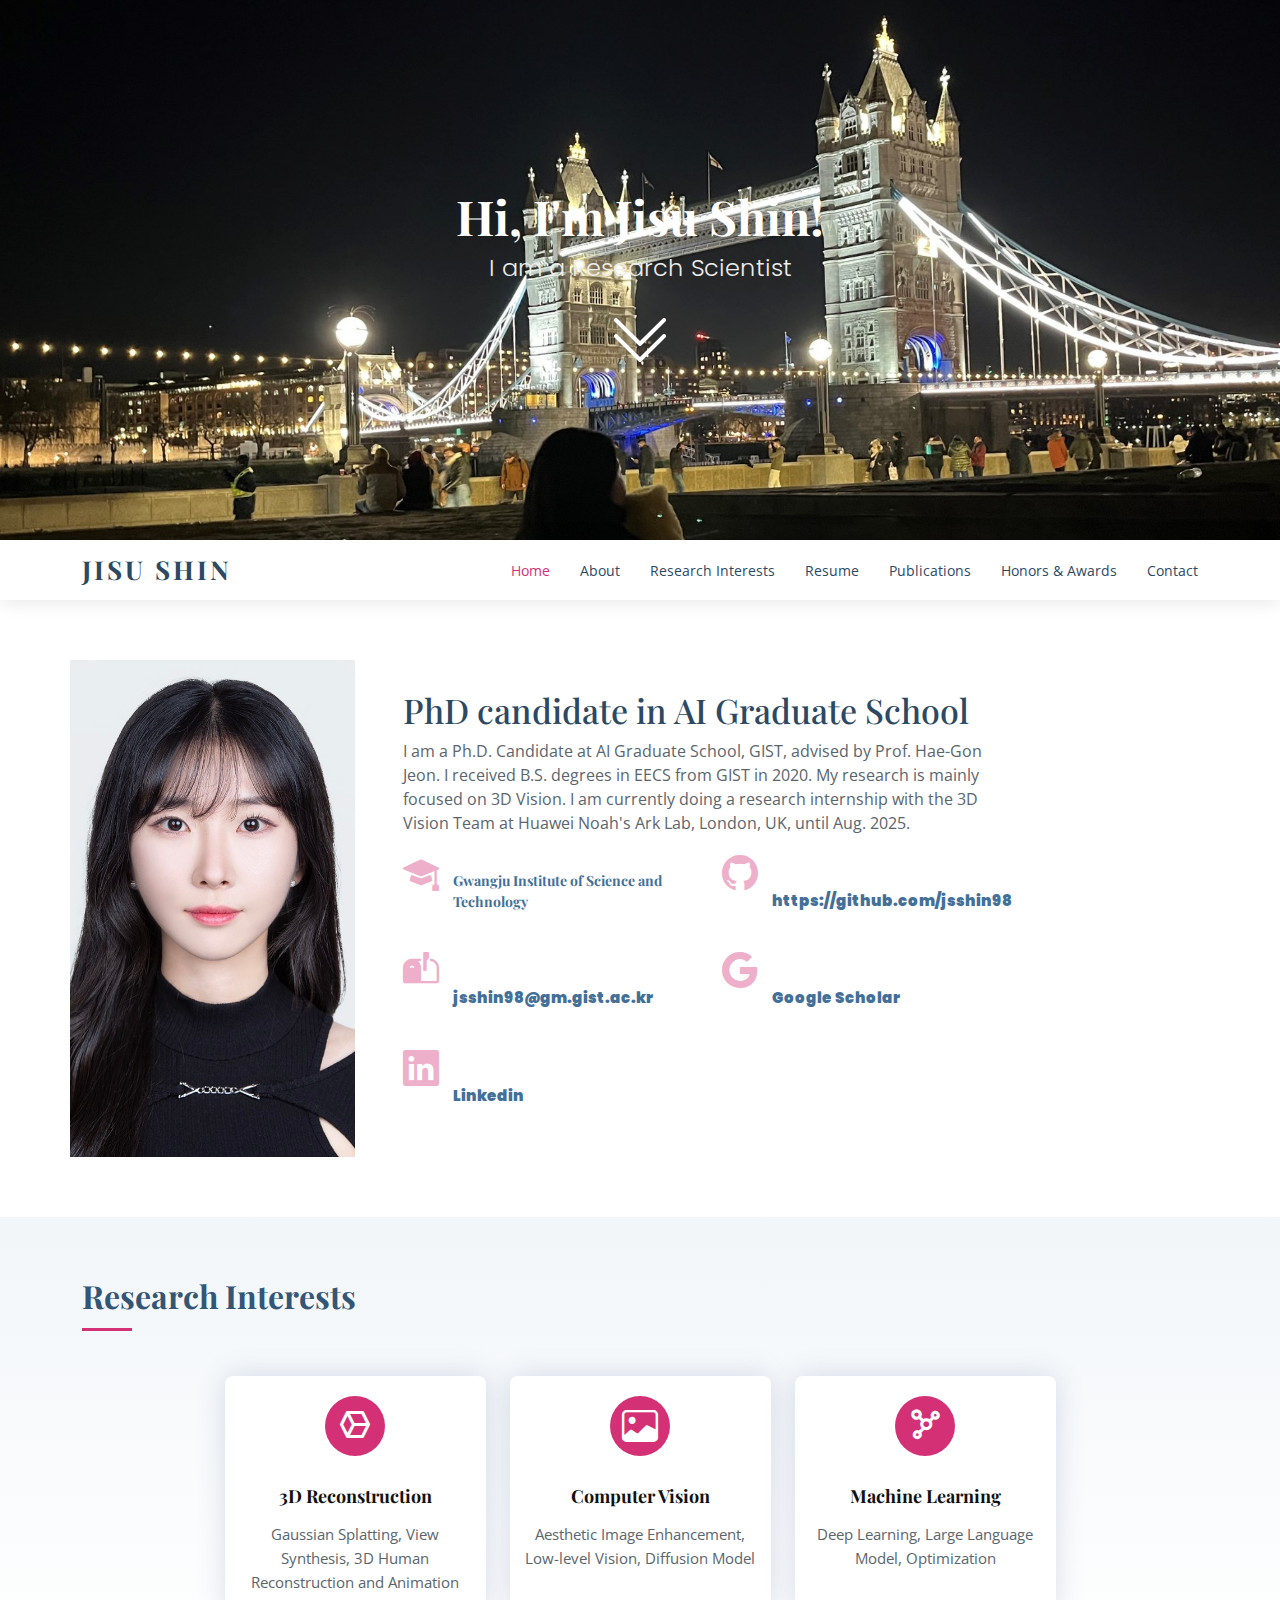
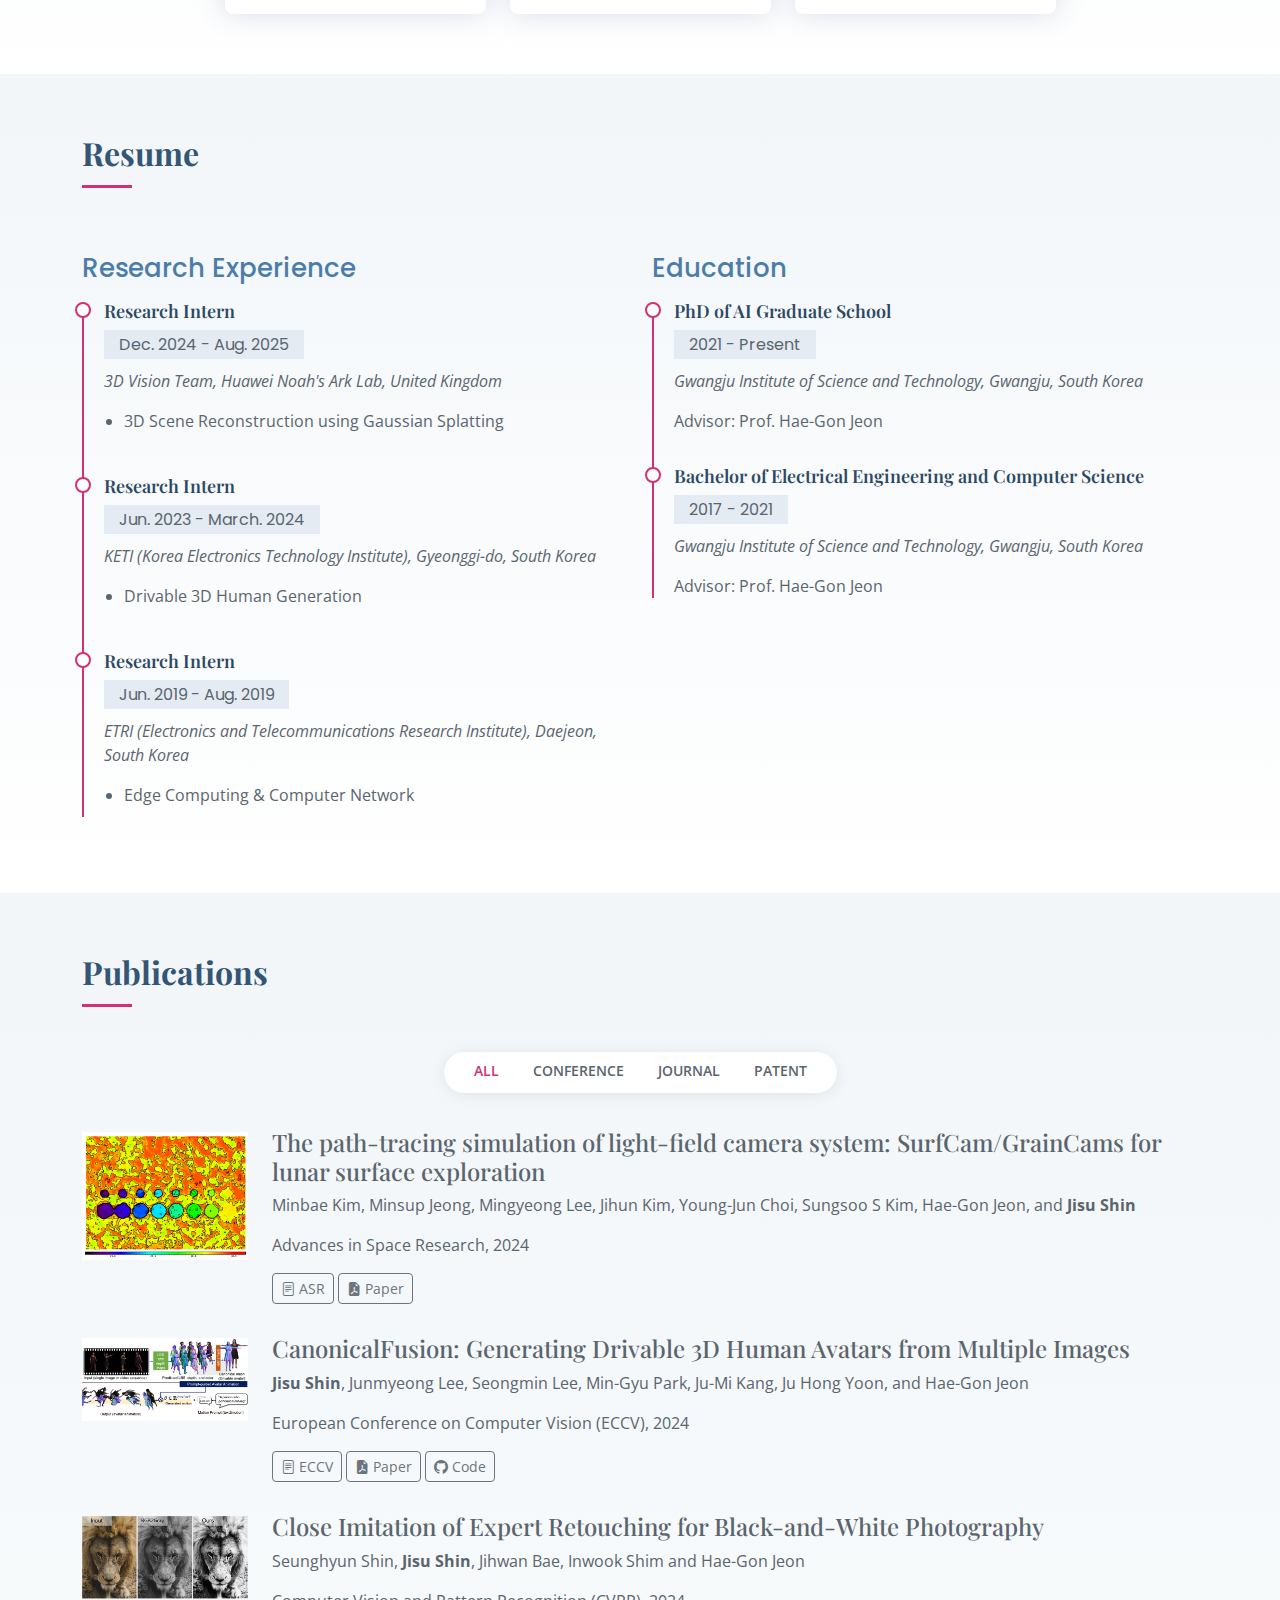
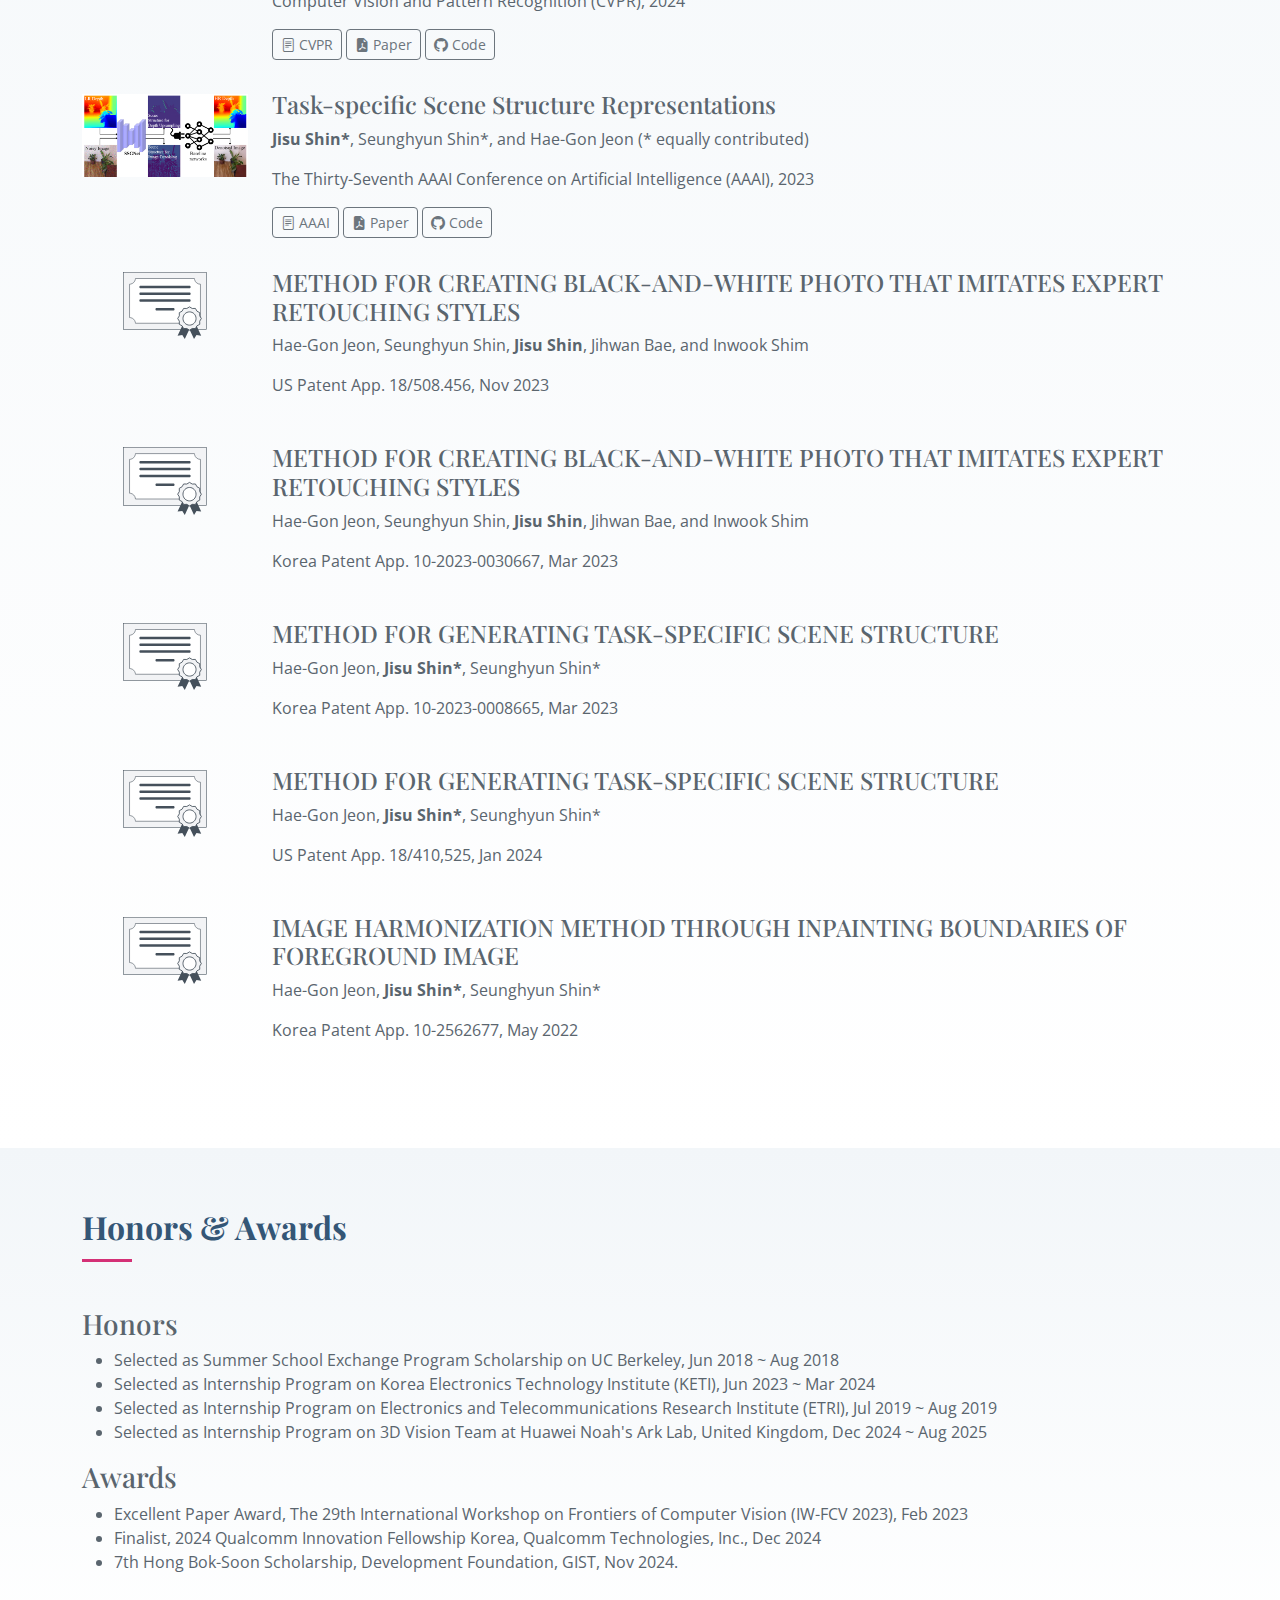
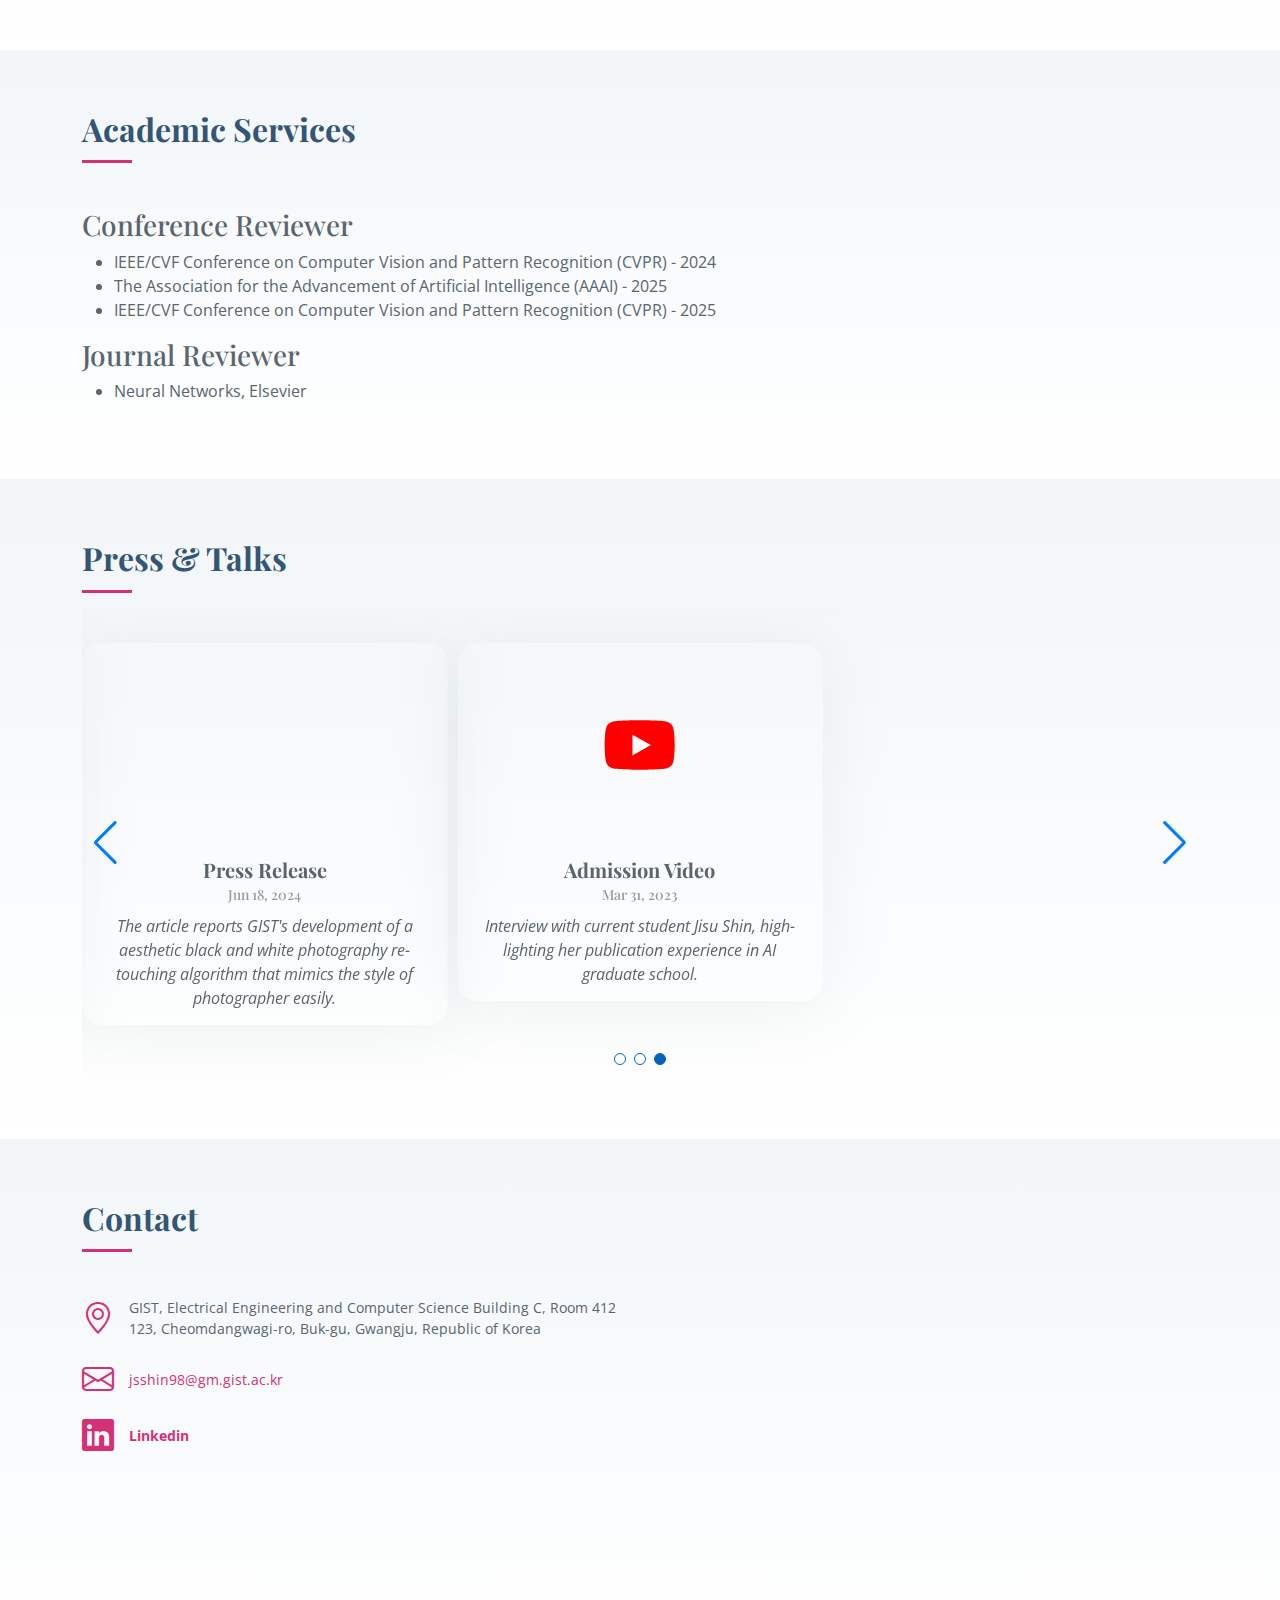
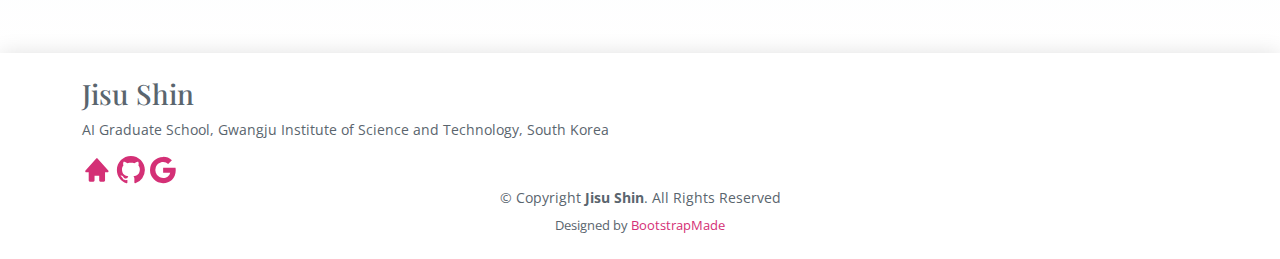
<file: index.html>
<!DOCTYPE html>
<html lang="en">

<head>
  <meta charset="utf-8">
  <meta content="width=device-width, initial-scale=1.0" name="viewport">

  <title>Jisu Shin's page</title>
  <meta content="" name="description">
  <meta content="" name="keywords">
  <link rel="canonical" href="https://jsshin.com/">

  <!-- Favicons -->
  <link href="assets/img/l.svg" rel="icon">
  <link href="assets/img/l.svg" rel="apple-touch-icon">

  <!-- Google Fonts -->
  <link href="https://fonts.googleapis.com/css?family=Open+Sans:300,300i,400,400i,600,600i,700,700i|Poppins:300,300i,400,400i,500,500i,600,600i,700,700i|Playfair+Display:400,400i,500,500i,600,600i,700,700i&subset=cyrillic" rel="stylesheet">

  <!-- Vendor CSS Files -->
  <link href="assets/vendor/bootstrap/css/bootstrap.min.css" rel="stylesheet">
  <link href="assets/vendor/bootstrap-icons/bootstrap-icons.css" rel="stylesheet">
  <link href="assets/vendor/boxicons/css/boxicons.min.css" rel="stylesheet">
  <link href="assets/vendor/glightbox/css/glightbox.min.css" rel="stylesheet">
  <link href="assets/vendor/swiper/swiper-bundle.min.css" rel="stylesheet">

  <!-- Template Main CSS File -->
  <link href="assets/css/style.css" rel="stylesheet">

</head>

<body>

  <!-- ======= Hero Section ======= -->
  <section id="hero" class="d-flex flex-column align-items-center justify-content-center">
    <h1>Hi, I'm Jisu Shin!</h1>
    <h2>I am a Research Scientist</h2>
    <a href="#about" class="btn-get-started scrollto"><i class="bi bi-chevron-double-down"></i></a>
  </section><!-- End Hero -->

  <!-- ======= Header ======= -->
  <header id="header" class="d-flex align-items-center">
    <div class="container d-flex align-items-center justify-content-between">

      <div class="logo">
        <h1><a href="index.html"><strong>Jisu Shin</strong></a></h1>
        <!-- Uncomment below if you prefer to use an image logo -->
        <!-- <a href="index.html"><img src="assets/img/logo.png" alt="" class="img-fluid"></a>-->
      </div>

      <nav id="navbar" class="navbar">
        <ul>
          <li><a class="nav-link scrollto active" href="#hero">Home</a></li>
          <li><a class="nav-link scrollto" href="#about">About</a></li>
          <li><a class="nav-link scrollto" href="#services">Research Interests</a></li>
          <li><a class="nav-link scrollto" href="#resume">Resume</a></li>
          <li><a class="nav-link scrollto" href="#portfolio">Publications</a></li>
          <li><a class="nav-link scrollto" href="#awards">Honors & Awards</a></li>
          <!-- <li class="dropdown"><a href="#"><span>Drop Down</span> <i class="bi bi-chevron-down"></i></a>
            <ul>
              <li><a href="#">Drop Down 1</a></li>
              <li class="dropdown"><a href="#"><span>Deep Drop Down</span> <i class="bi bi-chevron-right"></i></a>
                <ul>
                  <li><a href="#">Deep Drop Down 1</a></li>
                  <li><a href="#">Deep Drop Down 2</a></li>
                  <li><a href="#">Deep Drop Down 3</a></li>
                  <li><a href="#">Deep Drop Down 4</a></li>
                  <li><a href="#">Deep Drop Down 5</a></li>
                </ul>
              </li>
              <li><a href="#">Drop Down 2</a></li>
              <li><a href="#">Drop Down 3</a></li>
              <li><a href="#">Drop Down 4</a></li>
            </ul>
          </li> -->
          <li><a class="nav-link scrollto" href="#contact">Contact</a></li>
        </ul>
        <i class="bi bi-list mobile-nav-toggle"></i>
      </nav><!-- .navbar -->

    </div>
  </header><!-- End Header -->

  <main id="main">

    <!-- ======= About Section ======= -->
    <section id="about" class="about">
      <div class="container">

        <div class="row no-gutters">
          <div class="image col-xl-5 d-flex align-items-stretch justify-content-center justify-content-lg-start"></div>
          <div class="col-xl-7 ps-0 ps-lg-5 pe-lg-1 d-flex align-items-stretch">
            <div class="content d-flex flex-column justify-content-center">
              <h3>PhD candidate in AI Graduate School
              </h3>
              <p>
                I am a Ph.D. Candidate at AI Graduate School, GIST, advised by Prof. Hae-Gon Jeon. I received B.S. degrees in EECS from GIST in 2020. 
                My research is mainly focused on 3D Vision. I am currently doing a research internship with the 3D Vision Team at Huawei Noah's Ark Lab, London, UK, until Aug. 2025.
              </p>
              <div class="row">
                <div class="col-md-6 d-md-flex align-items-md-stretch">
                  <div class="count-box">
                    <i class="bi bi-mortarboard-fill align-icon"></i>
                    <!-- <i class="bi bi bi-mortarboard-fill align-icon"></i> -->
                    <!-- <span data-purecounter-start="0" data-purecounter-end="15" data-purecounter-duration="1" class="purecounter"></span> -->
                    <p><strong>Gwangju Institute of Science and Technology</strong></p>
                  </div>
                </div>

              <div class="col-md-6 d-md-flex align-items-md-stretch">
                <div class="count-box">
                  <i class="bi bi-github align-icon"></i>
                    <!-- <span data-purecounter-start="0" data-purecounter-end="85" data-purecounter-duration="1" class="purecounter"></span> -->
                   <p><a href="https://github.com/jsshin98", title="Go to the page", target="_blank"><strong>https://github.com/jsshin98</strong></a></p>
                </div>
              </div>

                <div class="col-md-6 d-md-flex align-items-md-stretch">
                  <div class="count-box">
                    <i class="bi bi-mailbox2-flag align-icon"></i>
                    <p><a href="javascript:mailto();"><strong>jsshin98@gm.gist.ac.kr</strong></a></p>
                  </div>
                </div>

                <div class="col-md-6 d-md-flex align-items-md-stretch">
                  <div class="count-box">
                    <i class="bi bi-google"></i>
                    <p><a href="https://scholar.google.com/citations?user=lJuBuBgAAAAJ&hl=en", title="Go to the page", target="_blank"><strong>Google Scholar</strong></a></p>
                  </div>
                </div>

                <div class="col-md-6 d-md-flex align-items-md-stretch">
                  <div class="count-box">
                    <i class="bi bi-linkedin"></i>
                    <p><a href="https://www.linkedin.com/in/jisu-shin-0793842b7/", title="Go to the page", target="_blank"><strong>Linkedin</strong></a></p>
                  </div>
                </div>

              </div>
            </div><!-- End .content-->
          </div>
        </div>

      </div>
    </section><!-- End About Section -->

    <!-- ======= Services Section ======= -->
    <section id="services" class="services section-bg">
      <div class="container">

        <div class="section-title">
          <h2>Research Interests</h2>
          <p></p>
        </div>

        <div class="row justify-content-center">

          <div class="col-md-6 col-lg-3 d-flex align-items-stretch mb-5 mb-lg-0">
            <div class="icon-box">
              <div class="icon"><i class="bx bx-cube-alt"></i></div>
              <h4 class="title"><a href="">3D Reconstruction</a></h4>
              <p class="description">Gaussian Splatting, View Synthesis, 3D Human Reconstruction and Animation</p>
            </div>
          </div>

          <div class="col-md-6 col-lg-3 d-flex align-items-stretch mb-5 mb-lg-0">
            <div class="icon-box">
              <div class="icon"><i class="bx bi-image"></i></div>
              <h4 class="title"><a href="">Computer Vision</a></h4>
              <p class="description">Aesthetic Image Enhancement, Low-level Vision, Diffusion Model</p>
            </div>
          </div>

          <div class="col-md-6 col-lg-3 d-flex align-items-stretch mb-5 mb-lg-0">
            <div class="icon-box">
              
              <div class="icon"><i class="bx bx-network-chart"></i></div>
              <h4 class="title"><a href="">Machine Learning</a></h4>
              <p class="description">Deep Learning, Large Language Model, Optimization</p>
            </div>
          </div>

        </div>
      </div>
    </section><!-- End Services Section -->
    

    <!-- ======= Skills Section ======= -->
    <!-- <section id="skills" class="skills section-bg">
      <div class="container">

        <div class="section-title">
          <h2>Skills</h2>
          <p>Magnam dolores commodi suscipit. Necessitatibus eius consequatur ex aliquid fuga eum quidem. Sit sint consectetur velit. Quisquam quos quisquam cupiditate. Et nemo qui impedit suscipit alias ea. Quia fugiat sit in iste officiis commodi quidem hic quas.</p> -->
        <!-- </div>

        <div class="row skills-content">

          <div class="col-lg-6">

            <div class="progress">
              <span class="skill">Python<i class="val">95%</i></span>
              <div class="progress-bar-wrap">
                <div class="progress-bar" role="progressbar" aria-valuenow="95" aria-valuemin="0" aria-valuemax="100"></div>
              </div>
            </div>

            <div class="progress">
              <span class="skill">PyTorch<i class="val">90%</i></span>
              <div class="progress-bar-wrap">
                <div class="progress-bar" role="progressbar" aria-valuenow="90" aria-valuemin="0" aria-valuemax="100"></div>
              </div>
            </div>

            <div class="progress">
              <span class="skill">Tensorflow <i class="val">80%</i></span>
              <div class="progress-bar-wrap">
                <div class="progress-bar" role="progressbar" aria-valuenow="80" aria-valuemin="0" aria-valuemax="100"></div>
              </div>
            </div>

            <div class="progress">
              <span class="skill">C/C++ <i class="val">70%</i></span>
              <div class="progress-bar-wrap">
                <div class="progress-bar" role="progressbar" aria-valuenow="80" aria-valuemin="0" aria-valuemax="100"></div>
              </div>
            </div>

          </div>
        </div>
      </div>
    </section> -->
    <!-- End Skills Section -->

    <!-- ======= Resume Section ======= -->
    <section id="resume" class="resume section-bg">
      <div class="container">

        <div class="section-title">
          <h2>Resume</h2>
          <!-- <p>My resume</p> -->
        </div>

        <div class="row">
          <div class="col-lg-6">
            <h3 class="resume-title">Research Experience</h3>
            <!-- <div class="resume-item">
              <h4>Senior graphic design specialist</h4>
              <h5>2019 - Present</h5>
              <p><em>Experion, New York, NY </em></p>
              <p>
              <ul>
                <li>Lead in the design, development, and implementation of the graphic, layout, and production communication materials</li>
                <li>Delegate tasks to the 7 members of the design team and provide counsel on all aspects of the project. </li>
                <li>Supervise the assessment of all graphic materials in order to ensure quality and accuracy of the design</li>
                <li>Oversee the efficient use of production project budgets ranging from $2,000 - $25,000</li>
              </ul>
              </p>
            </div> -->
            <div class="resume-item">
              <h4>Research Intern</h4>
              <h5>Dec. 2024 - Aug. 2025</h5>
              <p><em> 3D Vision Team, Huawei Noah's Ark Lab, United Kingdom</em></p>
              <p>
              <ul>
                <li>3D Scene Reconstruction using Gaussian Splatting</li>
              </ul>
              </p>
            </div>
            <div class="resume-item">
              <h4>Research Intern</h4>
              <h5>Jun. 2023 - March. 2024</h5>
              <p><em> KETI (Korea Electronics Technology Institute), Gyeonggi-do, South Korea</em></p>
              <p>
              <ul>
                <li>Drivable 3D Human Generation</li>
              </ul>
              </p>
            </div>
            <div class="resume-item">
              <h4>Research Intern</h4>
              <h5>Jun. 2019 - Aug. 2019</h5>
              <p><em> ETRI (Electronics and Telecommunications Research Institute), Daejeon, South Korea</em></p>
              <p>
              <ul>
                <li>Edge Computing & Computer Network</li>
              </ul>
              </p>
            </div>
          </div>
          
          <div class="col-lg-6">
          
            <h3 class="resume-title">Education</h3>
            <div class="resume-item">
              <h4>PhD of AI Graduate School</h4>
              <h5>2021 - Present</h5>
              <p><em>Gwangju Institute of Science and Technology, Gwangju, South Korea</em></p>
              <p>Advisor: Prof. Hae-Gon Jeon</p>
            </div>
            <div class="resume-item">
              <h4>Bachelor of Electrical Engineering and Computer Science</h4>
              <h5>2017 - 2021</h5>
              <p><em>Gwangju Institute of Science and Technology, Gwangju, South Korea</em></p>
              <p>Advisor: Prof. Hae-Gon Jeon</p>
            </div>
          </div>
          
        </div>

      </div>
    </section><!-- End Resume Section -->

    <!-- ======= Portfolio Section ======= -->
    <section id="portfolio" class="portfolio section-bg">
      <div class="container">

        <div class="section-title">
          <h2>Publications</h2>
          <!-- <p>Magnam dolores commodi suscipit. Necessitatibus eius consequatur ex aliquid fuga eum quidem. Sit sint consectetur velit. Quisquam quos quisquam cupiditate. Et nemo qui impedit suscipit alias ea. Quia fugiat sit in iste officiis commodi quidem hic quas.</p> -->
        </div>

        <div class="row">
          <div class="col-lg-12 d-flex justify-content-center">
            <ul id="portfolio-flters">
              <li data-filter="*" class="filter-active">All</li>
              <li data-filter=".filter-conf">Conference</li>
              <li data-filter=".filter-jour">Journal</li>
              <li data-filter=".filter-pat">patent</li>
            </ul>
          </div>
        </div>

        <div class="row portfolio-container">

          <div class="portfolio-item filter-jour">
            <div class="portfolio-wrap">
              <div class="row">
                <div class="col-lg-2 col-md-3 col-sm-4 col-xs-6">
                  <img src="assets/img/asr1.png" class="img-fluid my-sm-1">
                </div>
                <div class="col-lg-10 col-md-9 col-sm-8 col-xs-6">
                  <h4 class="title">The path-tracing simulation of light-field camera system: SurfCam/GrainCams for lunar surface exploration</h4>
                  <p class="author">Minbae Kim, Minsup Jeong, Mingyeong Lee, Jihun Kim, Young-Jun Choi, Sungsoo S Kim, Hae-Gon Jeon, and <b>Jisu Shin</b></p>
                  <p class="description">Advances in Space Research, 2024</p>
                  <div class="link">
                    <a class="btn btn-outline-secondary btn-sm" target="_blank" href="https://www.sciencedirect.com/journal/advances-in-space-research"><i class="bi bi-file-text"></i> ASR</a>
                    <a class="btn btn-outline-secondary btn-sm" target="_blank" href="https://pdf.sciencedirectassets.com/271642/AIP/1-s2.0-S0273117724012419/main.pdf?X-Amz-Security-Token=IQoJb3JpZ2luX2VjEE4aCXVzLWVhc3QtMSJHMEUCIHAYH6mj%2BRnViT7Qi3zWfzszFtlXOLUivevhN%2BPD5SDgAiEAyt6W%2FizNSHXuex5O7lBMHJYeAxKSF9fCQx69jsvyO%2BYqswUIRxAFGgwwNTkwMDM1NDY4NjUiDPsBZsve6LoFIsYBQCqQBU0sKBz4UmZGzfsV%2FZFxmU7uDpqcMo4IherWbg9Oh1qbpd9Psv9NkHdmxeduwwhumZB2BpTAhgO5c%2FEPWzjSU180Ulbeoq0kLdrtQnXxh6v5But47rQxpjwund48BnBymm3NDZ4lbvwxQs8NICII1zU6i0pb1t5Wwl54jHAfouSnSFOmJps30Msgfa2I9vjkZVwzd6jrLknLkFfLVrLoWRAufdrloBo0myEe36WTOUc09HTxAJpXVst1RFiUSCIFQFsgtvXc3%2B1G95ok5mHQiT4ucS90hadjBTe9gCleNnSp3FGePqjwZW0BAdVpmjAWJzn488GVXIDQrORbEh7O9vd2OqhmG17uILIPi8S5HuBJJ2Aucx11I51XFJwNA4Op6zOTK2XOol0ovW714slHZEu1zsy6Mvwm2Vlj71LFP8%2FCrpQsB%2Bt29EqBIUgI6FzZ0p1%2BhyIe45arZTIuNxqFEPy6X4XzFkOSgce3MIsjWhoYkFnuvm8uPbJA3RtO399SnFoFgnurjxQH7xOpQhh4sfHICCjzNLfRwsb02oTYRC0Ilb%2F0rkfwrPbNdOoV%2BxbaubJNuOJoC%2FNnR9KdiVBvv1FzpQJoPuoz3XkLeuCxZ0LFww1hv2ch71ef%2FW9g%2BQ6kvw7z%2BPwvpbUZr8GaCS6It%2BF54VqgmVi2abhBL2mVxzsZFI1jGeusGCXqmeOZDLECgNTvkbzbqzwx7CuBNhC6ltI%2BZTkMG1I4%2FHqLtH9OpY92J%2BenJV1tFH%2FXHf6APqcFAGMRLcOBFih9R7iS226lSrtH761VNOOSjjES%2B%2FZfc1vqWBf1uc66NC9KER8ROG%2BYobwozpMsaSLv9yXBihgNVQYJxC9xpj9R0f22bvzpt%2F2yMNSSpLwGOrEB%2FmEkdO83A3njSH8FY9lkxrKKX9cSggyszDZmqA2OpbD8TxcETb6HdjHRT5W2SfTBgqaYwfA%2B11ODtua0rmBtfac2la%2FNbjtNInpJXY5mBuXICEH7dBwTx6gGOqeLkbfhdPmqUFJN%2FHimbzp8V197zzy3pVm9CVAYha2Uocm7usVAaTyhxjyqQHsEfe3hzOueqopkQWF%2F%2FoH%2FYU1gzfikaWQqkGlS2VYT9sStsGe4IRC4&X-Amz-Algorithm=AWS4-HMAC-SHA256&X-Amz-Date=20250116T144326Z&X-Amz-SignedHeaders=host&X-Amz-Expires=300&X-Amz-Credential=ASIAQ3PHCVTYRIWHQ54B%2F20250116%2Fus-east-1%2Fs3%2Faws4_request&X-Amz-Signature=524ad56e65d67da5b14c5cfe63207ce3d93fa19a9e98ef094bac0b3043b8a62e&hash=dd242322434ef34ab0cc05e5bbe31b8ce60e0647d87822136560f14f00fd443e&host=68042c943591013ac2b2430a89b270f6af2c76d8dfd086a07176afe7c76c2c61&pii=S0273117724012419&tid=spdf-c64b891b-7b51-4f5a-bec9-ccb13e9dd5c5&sid=8cfd6848255ed14b955baec73f538d5d9e6cgxrqb&type=client&tsoh=d3d3LnNjaWVuY2VkaXJlY3QuY29t&ua=01025f5454070a550101&rr=902ee0bb9b169fb8&cc=gb"><i class="bi bi-file-earmark-pdf-fill"></i> Paper</a>
                    <!-- <a class="btn btn-outline-secondary btn-sm" target="_blank" href="https://github.com/jsshin98/CanonicalFusion"><i class="bi bi-github"></i> Code</a> -->
                  </div>
                </div>
              </div>
            </div>
          </div>

          <div class="portfolio-item filter-conf">
            <div class="portfolio-wrap">
              <div class="row">
                <div class="col-lg-2 col-md-3 col-sm-4 col-xs-6">
                  <img src="assets/img/canonicalfusion.png" class="img-fluid my-sm-1">
                </div>
                <div class="col-lg-10 col-md-9 col-sm-8 col-xs-6">
                  <h4 class="title">CanonicalFusion: Generating Drivable 3D Human Avatars from Multiple Images</h4>
                  <p class="author"><b>Jisu Shin</b>, Junmyeong Lee, Seongmin Lee, Min-Gyu Park, Ju-Mi Kang, Ju Hong Yoon, and Hae-Gon Jeon</p>
                  <p class="description">European Conference on Computer Vision (ECCV), 2024</p>
                  <div class="link">
                    <a class="btn btn-outline-secondary btn-sm" target="_blank" href="https://eccv.ecva.net/"><i class="bi bi-file-text"></i> ECCV</a>
                    <a class="btn btn-outline-secondary btn-sm" target="_blank" href="https://arxiv.org/abs/2407.04345"><i class="bi bi-file-earmark-pdf-fill"></i> Paper</a>
                    <a class="btn btn-outline-secondary btn-sm" target="_blank" href="https://github.com/jsshin98/CanonicalFusion"><i class="bi bi-github"></i> Code</a>
                  </div>
                </div>
              </div>
            </div>
          </div>

          <div class="portfolio-item filter-conf">
            <div class="portfolio-wrap">
              <div class="row">
                <div class="col-lg-2 col-md-3 col-sm-4 col-xs-6">
                  <img src="assets/img/decolorfulnet.png" class="img-fluid my-sm-1">
                </div>
                <div class="col-lg-10 col-md-9 col-sm-8 col-xs-6">
                  <h4 class="title">Close Imitation of Expert Retouching for Black-and-White Photography</h4>
                  <p class="author">Seunghyun Shin, <b>Jisu Shin</b>, Jihwan Bae, Inwook Shim and Hae-Gon Jeon </p>
                  <p class="description">Computer Vision and Pattern Recognition (CVPR), 2024</p>
                  <div class="link">
                    <a class="btn btn-outline-secondary btn-sm" target="_blank" href="https://cvpr.thecvf.com/Conferences/2024"><i class="bi bi-file-text"></i> CVPR</a>
                    <a class="btn btn-outline-secondary btn-sm" target="_blank" href="https://openaccess.thecvf.com/content/CVPR2024/papers/Shin_Close_Imitation_of_Expert_Retouching_for_Black-and-White_Photography_CVPR_2024_paper.pdf"><i class="bi bi-file-earmark-pdf-fill"></i> Paper</a>
                    <a class="btn btn-outline-secondary btn-sm" target="_blank" href="https://github.com/seunghyuns98/Decolorization"><i class="bi bi-github"></i> Code</a>
                  </div>
                </div>
              </div>
            </div>
          </div>

          <div class="portfolio-item filter-conf">
            <div class="portfolio-wrap">
              <div class="row">
                <div class="col-lg-2 col-md-3 col-sm-4 col-xs-6">
                  <img src="assets/img/ssgnet.png" class="img-fluid my-sm-1">
                </div>
                <div class="col-lg-10 col-md-9 col-sm-8 col-xs-6">
                  <h4 class="title">Task-specific Scene Structure Representations</h4>
                  <p class="author"><b>Jisu Shin*</b>, Seunghyun Shin*, and Hae-Gon Jeon (* equally contributed)</p>
                  <p class="description">The Thirty-Seventh AAAI Conference on Artificial Intelligence (AAAI), 2023</p>
                  <div class="link">
                    <a class="btn btn-outline-secondary btn-sm" target="_blank" href="https://ojs.aaai.org/index.php/AAAI/article/view/25322"><i class="bi bi-file-text"></i> AAAI</a>
                    <a class="btn btn-outline-secondary btn-sm" target="_blank" href="https://arxiv.org/abs/2301.00555"><i class="bi bi-file-earmark-pdf-fill"></i> Paper</a>
                    <a class="btn btn-outline-secondary btn-sm" target="_blank" href="https://github.com/jsshin98/SSGNet"><i class="bi bi-github"></i> Code</a>
                  </div>
                </div>
              </div>
            </div>
          </div>

          <div class="portfolio-item filter-pat">
            <div class="portfolio-wrap">
              <div class="row">
                <div class="col-lg-2 col-md-3 col-sm-4 col-xs-6">
                  <img src="assets/img/patent-icon.svg" class="img-fluid my-sm-1">
                </div>
                <div class="col-lg-10 col-md-9 col-sm-8 col-xs-6">
                  <h4 class="title">METHOD FOR CREATING BLACK-AND-WHITE PHOTO THAT IMITATES EXPERT RETOUCHING STYLES</h4>
                  <p class="author">Hae-Gon Jeon, Seunghyun Shin, <b>Jisu Shin</b>, Jihwan Bae, and Inwook Shim</p>
                  <p class="description">US Patent App. 18/508.456, Nov 2023</p>
                  <!-- <div class="link">
                    <a class="btn btn-outline-secondary btn-sm" target="_blank" href="https://ojs.aaai.org/index.php/AAAI/article/view/25322"><i class="bi bi-file-text"></i> AAAI</a>
                    <a class="btn btn-outline-secondary btn-sm" target="_blank" href="https://arxiv.org/abs/2301.00555"><i class="bi bi-file-earmark-pdf-fill"></i> Paper</a>
                    <a class="btn btn-outline-secondary btn-sm" target="_blank" href="https://github.com/jsshin98/SSGNet"><i class="bi bi-github"></i> Code</a> -->
                  <!-- </div> -->
                </div>
              </div>
            </div>
          </div>

          <div class="portfolio-item filter-pat">
            <div class="portfolio-wrap">
              <div class="row">
                <div class="col-lg-2 col-md-3 col-sm-4 col-xs-6">
                  <img src="assets/img/patent-icon.svg" class="img-fluid my-sm-1">
                </div>
                <div class="col-lg-10 col-md-9 col-sm-8 col-xs-6">
                  <h4 class="title">METHOD FOR CREATING BLACK-AND-WHITE PHOTO THAT IMITATES EXPERT RETOUCHING STYLES</h4>
                  <p class="author">Hae-Gon Jeon, Seunghyun Shin, <b>Jisu Shin</b>, Jihwan Bae, and Inwook Shim</p>
                  <p class="description">Korea Patent App. 10-2023-0030667, Mar 2023</p>
                  <!-- <div class="link">
                    <a class="btn btn-outline-secondary btn-sm" target="_blank" href="https://ojs.aaai.org/index.php/AAAI/article/view/25322"><i class="bi bi-file-text"></i> AAAI</a>
                    <a class="btn btn-outline-secondary btn-sm" target="_blank" href="https://arxiv.org/abs/2301.00555"><i class="bi bi-file-earmark-pdf-fill"></i> Paper</a>
                    <a class="btn btn-outline-secondary btn-sm" target="_blank" href="https://github.com/jsshin98/SSGNet"><i class="bi bi-github"></i> Code</a> -->
                  <!-- </div> -->
                </div>
              </div>
            </div>
          </div>

          <div class="portfolio-item filter-pat">
            <div class="portfolio-wrap">
              <div class="row">
                <div class="col-lg-2 col-md-3 col-sm-4 col-xs-6">
                  <img src="assets/img/patent-icon.svg" class="img-fluid my-sm-1">
                </div>
                <div class="col-lg-10 col-md-9 col-sm-8 col-xs-6">
                  <h4 class="title">METHOD FOR GENERATING TASK-SPECIFIC SCENE STRUCTURE</h4>
                  <p class="author">Hae-Gon Jeon, <b>Jisu Shin*</b>, Seunghyun Shin*</p>
                  <p class="description">Korea Patent App. 10-2023-0008665, Mar 2023</p>
                  <!-- <div class="link">
                    <a class="btn btn-outline-secondary btn-sm" target="_blank" href="https://ojs.aaai.org/index.php/AAAI/article/view/25322"><i class="bi bi-file-text"></i> AAAI</a>
                    <a class="btn btn-outline-secondary btn-sm" target="_blank" href="https://arxiv.org/abs/2301.00555"><i class="bi bi-file-earmark-pdf-fill"></i> Paper</a>
                    <a class="btn btn-outline-secondary btn-sm" target="_blank" href="https://github.com/jsshin98/SSGNet"><i class="bi bi-github"></i> Code</a> -->
                  <!-- </div> -->
                </div>
              </div>
            </div>
          </div>

          <div class="portfolio-item filter-pat">
            <div class="portfolio-wrap">
              <div class="row">
                <div class="col-lg-2 col-md-3 col-sm-4 col-xs-6">
                  <img src="assets/img/patent-icon.svg" class="img-fluid my-sm-1">
                </div>
                <div class="col-lg-10 col-md-9 col-sm-8 col-xs-6">
                  <h4 class="title">METHOD FOR GENERATING TASK-SPECIFIC SCENE STRUCTURE</h4>
                  <p class="author">Hae-Gon Jeon, <b>Jisu Shin*</b>, Seunghyun Shin*</p>
                  <p class="description">US Patent App. 18/410,525, Jan 2024</p>
                  <!-- <div class="link">
                    <a class="btn btn-outline-secondary btn-sm" target="_blank" href="https://ojs.aaai.org/index.php/AAAI/article/view/25322"><i class="bi bi-file-text"></i> AAAI</a>
                    <a class="btn btn-outline-secondary btn-sm" target="_blank" href="https://arxiv.org/abs/2301.00555"><i class="bi bi-file-earmark-pdf-fill"></i> Paper</a>
                    <a class="btn btn-outline-secondary btn-sm" target="_blank" href="https://github.com/jsshin98/SSGNet"><i class="bi bi-github"></i> Code</a> -->
                  <!-- </div> -->
                </div>
              </div>
            </div>
          </div>

          <div class="portfolio-item filter-pat">
            <div class="portfolio-wrap">
              <div class="row">
                <div class="col-lg-2 col-md-3 col-sm-4 col-xs-6">
                  <img src="assets/img/patent-icon.svg" class="img-fluid my-sm-1">
                </div>
                <div class="col-lg-10 col-md-9 col-sm-8 col-xs-6">
                  <h4 class="title">IMAGE HARMONIZATION METHOD THROUGH INPAINTING BOUNDARIES OF FOREGROUND IMAGE</h4>
                  <p class="author">Hae-Gon Jeon, <b>Jisu Shin*</b>, Seunghyun Shin*</p>
                  <p class="description">Korea Patent App. 10-2562677, May 2022</p>
                  <!-- <div class="link">
                    <a class="btn btn-outline-secondary btn-sm" target="_blank" href="https://ojs.aaai.org/index.php/AAAI/article/view/25322"><i class="bi bi-file-text"></i> AAAI</a>
                    <a class="btn btn-outline-secondary btn-sm" target="_blank" href="https://arxiv.org/abs/2301.00555"><i class="bi bi-file-earmark-pdf-fill"></i> Paper</a>
                    <a class="btn btn-outline-secondary btn-sm" target="_blank" href="https://github.com/jsshin98/SSGNet"><i class="bi bi-github"></i> Code</a> -->
                  <!-- </div> -->
                </div>
              </div>
            </div>
          </div>
        </div>

      </div>
    </section><!-- End Portfolio Section -->

    <!-- ======= Honors & Awards Section ======= -->
    <section id="awards" class="awards section-bg">
      <div class="container">

        <div class="section-title">
          <h2>Honors & Awards</h2>
          <!--<p>Section description sentences</p>-->
        </div>

        <div class="service-content"><!--data-aos="fade-up"-->
          <h3 class="service-title">Honors</h3>
          <ul>
            <li>Selected as Summer School Exchange Program Scholarship on UC Berkeley, Jun 2018 ~ Aug 2018</li>
            <li>Selected as Internship Program on Korea Electronics Technology Institute (KETI), Jun 2023 ~ Mar 2024</li>
            <li>Selected as Internship Program on Electronics and Telecommunications Research Institute (ETRI), Jul 2019 ~ Aug 2019</li>
            <li>Selected as Internship Program on 3D Vision Team at Huawei Noah's Ark Lab, United Kingdom, Dec 2024 ~ Aug 2025</li>
          </ul>
        </div>

        <div class="service-content"><!--data-aos="fade-up"-->
          <h3 class="service-title">Awards</h3>
          <ul>
              <li>Excellent Paper Award, The 29th International Workshop on Frontiers of Computer Vision (IW-FCV 2023), Feb 2023 </li>
              <li>Finalist, 2024 Qualcomm Innovation Fellowship Korea, Qualcomm Technologies, Inc., Dec 2024 </li>
              <li>7th Hong Bok-Soon Scholarship, Development Foundation, GIST, Nov 2024. </li>

          </ul>
        </div>
      </div>

    </section>
    <!-- End Academic Services Section -->

    <!-- ======= Academic Services Section ======= -->
    <section id="service" class="service section-bg">
      <div class="container">

        <div class="section-title">
          <h2>Academic Services</h2>
          <!--<p>Section description sentences</p>-->
        </div>

        <div class="service-content"><!--data-aos="fade-up"-->
          <h3 class="service-title">Conference Reviewer</h3>
          <ul>
            <li>IEEE/CVF Conference on Computer Vision and Pattern Recognition (CVPR) - 2024</li>
            <li>The Association for the Advancement of Artificial Intelligence (AAAI) - 2025</li>
            <li>IEEE/CVF Conference on Computer Vision and Pattern Recognition (CVPR) - 2025</li>
          </ul>
        </div>

        <div class="service-content"><!--data-aos="fade-up"-->
          <h3 class="service-title">Journal Reviewer</h3>
          <ul>
              <li>Neural Networks, Elsevier</li>
          </ul>

        </div>
      </div>

    </section>
    <!-- End Academic Services Section -->

    <!-- ======= Talks Section ======= -->
    <section id="talks" class="talks section-bg">
      <div class="container">

        <div class="section-title">
          <h2>Press & Talks</h2>
        </div>

        <div id="talks-slider" class="talks-slider swiper"><!--data-aos="fade-up" data-aos-delay="100"-->
          <!--press release: You have control over what is put in your press release / news article: You do not have any control over what the third party writes in their media outlet.-->

          <div class="swiper-wrapper">

            <div class="swiper-slide" OnClick="location.href='https://translate.google.com/translate?hl=en&sl=ko&tl=en&u=https%3A%2F%2Fwww.etnews.com%2F20240925000077'" style="cursor:pointer;">
              <div class="talk-item">
                <div class="image-container">
                  <img width="450" height="315" src="assets/img/presscanonfusion.png" alt="" loading="lazy">
                </div>
                <div>
                  <h3><a>Press Release</a></h3>
                  <h4>Sep 25, 2024</h4>
                  <p>The article reports GIST's development of an animatable 3D human avatar from multiple images using forward skinning-based differentiable rendering.</p>
                </div>
              </div>
            </div>

            <div class="swiper-slide" OnClick="location.href='https://translate.google.com/translate?hl=en&sl=ko&tl=en&u=https%3A%2F%2Fwww.aitimes.kr%2Fnews%2FarticleView.html%3Fidxno%3D30902'" style="cursor:pointer;">
              <div class="talk-item">
                <div class="image-container">
                  <img width="450" height="315" src="assets/img/pressdecolor.jpg" alt="" loading="lazy">
                </div>
                <div>
                  <h3><a>Press Release</a></h3>
                  <h4>Jun 18, 2024</h4>
                  <p>The article reports GIST's development of a aesthetic black and white photography retouching algorithm that mimics the style of photographer easily.</p>
                </div>
              </div>
            </div>

            <div class="swiper-slide">
              <div class="talk-item">
                <div class="youtube-container" id="xC9n2WlfsTI">
                  <button class="youtube-play"></button>
                </div>
                <div OnClick="location.href='https://translate.google.com/translate?hl=en&sl=ko&tl=en&u=https%3A%2F%2Fai.gist.ac.kr%2Fprog%2FyoutubeDetail%2FYN_000000001341%2Flist.do%3Fmno%3Dsub01_05'" style="cursor:pointer;">
                  <h3><a>Admission Video</a></h3>
                  <h4>Mar 31, 2023</h4>
                  <p>Interview with current student Jisu Shin, highlighting her publication experience in AI graduate school.</p>
                </div>
              </div>
            </div>

          </div>
          <div class="swiper-button-prev"></div>
          <div class="swiper-button-next"></div>
          <div class="swiper-pagination"></div>
        </div>

      </div>
    </section>

    <!-- End Talks Section -->

    <!-- ======= Contact Section ======= -->
    <section id="contact" class="contact section-bg">
      <div class="container">

        <div class="section-title">
          <h2>Contact</h2>
        </div>
        
        <div class="row">

          <!-- <div class="col-lg-4 col-md-4">
            <div class="contact-about">
              <h3>Lonely</h3>
              <p>Cras fermentum odio eu feugiat. Justo eget magna fermentum iaculis eu non diam phasellus. Scelerisque felis imperdiet proin fermentum leo. Amet volutpat consequat mauris nunc congue.</p>
              <div class="social-links">
                <a href="#" class="linkedin"><i class="bi bi-linkedin"></i></a>
              </div>
            </div>
          </div> -->

          <div class="col-lg-6 col-md-4">
            <div class="info">
              <div class="d-flex align-items-center">
                <i class="bi bi-geo-alt"></i>
                <p>GIST, Electrical Engineering and Computer Science Building C, Room 412<br>123, Cheomdangwagi-ro, Buk-gu, Gwangju, Republic of Korea </p>
              </div>

              <div class="d-flex align-items-center mt-4">
                <i class="bi bi-envelope"></i>
                <a href="javascript:mailto();"><p>jsshin98@gm.gist.ac.kr</p></a>
              </div>

              <div class="d-flex align-items-center mt-4">
                <i class="bi bi-linkedin"></i>
                <p><a href="https://www.linkedin.com/in/jisu-shin-0793842b7/", title="Go to the page", target="_blank"><strong>Linkedin</strong></a></p>
                
              </div>
<!-- 
              <div class="d-flex align-items-center mt-4">
                <i class="bi bi-phone"></i>
                <p>+1 5589 55488 55s</p>
              </div> -->

            </div>
          </div>

          <!-- <div class="col-lg-5 col-md-8">
            <form action="forms/contact.php" method="post" role="form" class="php-email-form">
              <div class="form-group">
                <input type="text" name="name" class="form-control" id="name" placeholder="Your Name" required>
              </div>
              <div class="form-group mt-3">
                <input type="email" class="form-control" name="email" id="email" placeholder="Your Email" required>
              </div>
              <div class="form-group mt-3">
                <input type="text" class="form-control" name="subject" id="subject" placeholder="Subject" required>
              </div>
              <div class="form-group mt-3">
                <textarea class="form-control" name="message" rows="5" placeholder="Message" required></textarea>
              </div>
              <div class="my-3">
                <div class="loading">Loading</div>
                <div class="error-message"></div>
                <div class="sent-message">Your message has been sent. Thank you!</div>
              </div>
              <div class="text-center"><button type="submit">Send Message</button></div>
            </form>
          </div> -->

          <div class="col-lg-6 col-md-8 aos-init aos-animate" data-aos="fade-up">
            <iframe src="https://www.google.com/maps/embed?pb=!1m18!1m12!1m3!1d5274.111763190701!2d126.83913729956485!3d35.228312250546836!2m3!1f0!2f0!3f0!3m2!1i1024!2i768!4f13.1!3m3!1m2!1s0x35718e3eca585555%3A0xdc0f4b712e5a337a!2sSchool%20of%20Electrical%20Engineering%20and%20Computer%20Science!5e0!3m2!1sen!2sus!4v1647945517618!5m2!1sen!2sus" frameborder="0" style="border:0; width: 100%; height: 290px;" allowfullscreen="" loading="lazy"></iframe>
            <!--<iframe src="https://www.google.com/maps/embed?pb=!1m18!1m12!1m3!1d1818.5645994052868!2d-79.94718189770308!3d40.443273713413646!2m3!1f0!2f0!3f0!3m2!1i1024!2i768!4f13.1!3m3!1m2!1s0x8834f2216b3de60b%3A0x9dc3e7773e241828!2z64m07JuwLeyCrOydtOuovCDtmYA!5e0!3m2!1sen!2sus!4v1665190588803!5m2!1sen!2sus" frameborder="0" style="border:0; width: 100%; height: 290px;" allowfullscreen loading="lazy"></iframe>-->
            <!--<iframe src="https://www.google.com/maps/embed?pb=!1m18!1m12!1m3!1d8969.253533810363!2d-79.92984555617775!3d40.43840602142718!2m3!1f0!2f0!3f0!3m2!1i1024!2i768!4f13.1!3m3!1m2!1s0x8834f1ff639ed809%3A0x6b5e87e18298820e!2s1723%20Murray%20Ave%2C%20Pittsburgh%2C%20PA%2015217!5e0!3m2!1sen!2sus!4v1669777347849!5m2!1sen!2sus" frameborder="0" style="border:0; width: 100%; height: 290px;" allowfullscreen loading="lazy"></iframe>-->
          </div>

        </div>

      </div>
    </section><!-- End Contact Section -->

  </main><!-- End #main -->

  <footer id="footer">
    <div class="container">
      <h3>Jisu Shin</h3>
      <p>AI Graduate School, Gwangju Institute of Science and Technology, South Korea</p>
      <div class="social-links">
        <a href="#" class="footer-home"><svg xmlns="http://www.w3.org/2000/svg" style="vertical-align: -0.175em;" width="2.125em" height="2em" viewBox="0 0 24 24"><path d="M21.743 12.331l-9-10c-.379-.422-1.107-.422-1.486 0l-9 10a.998.998 0 0 0-.17 1.076c.16.361.518.593.913.593h2v7a1 1 0 0 0 1 1h3a1 1 0 0 0 1-1v-4h4v4a1 1 0 0 0 1 1h3a1 1 0 0 0 1-1v-7h2a.998.998 0 0 0 .743-1.669z" fill="currentColor"/></svg>
        <!-- <a href="https://ihbae.com/cv/inhwanbae_personal_cv.pdf" target="_blank" class="footer-cv"><svg xmlns="http://www.w3.org/2000/svg" aria-hidden="true" role="img" style="vertical-align: -0.125em;" width="0.875em" height="1em" preserveAspectRatio="xMidYMid meet" viewBox="0 0 16 16"><path fill="currentColor" d="M9.293 0H4a2 2 0 0 0-2 2v12a2 2 0 0 0 2 2h8a2 2 0 0 0 2-2V4.707A1 1 0 0 0 13.707 4L10 .293A1 1 0 0 0 9.293 0zM9.5 3.5v-2l3 3h-2a1 1 0 0 1-1-1zM4.5 9a.5.5 0 0 1 0-1h7a.5.5 0 0 1 0 1h-7zM4 10.5a.5.5 0 0 1 .5-.5h7a.5.5 0 0 1 0 1h-7a.5.5 0 0 1-.5-.5zm.5 2.5a.5.5 0 0 1 0-1h4a.5.5 0 0 1 0 1h-4z"></path></svg></a> -->
        <!-- <a href="javascript:mailto();" class="footer-mail"><svg xmlns="http://www.w3.org/2000/svg" aria-hidden="true" role="img" style="vertical-align: -0.125em;" width="1em" height="1em" preserveAspectRatio="xMidYMid meet" viewBox="0 0 24 24"><path fill="currentColor" d="M22 8.608v8.142a3.25 3.25 0 0 1-3.066 3.245L18.75 20H5.25a3.25 3.25 0 0 1-3.245-3.066L2 16.75V8.608l9.652 5.056a.75.75 0 0 0 .696 0L22 8.608ZM5.25 4h13.5a3.25 3.25 0 0 1 3.234 2.924L12 12.154l-9.984-5.23a3.25 3.25 0 0 1 3.048-2.919L5.25 4h13.5h-13.5Z"></path></svg></a> -->
        <a href="https://github.com/jsshin98" target="_blank" class="footer-github"><svg xmlns="http://www.w3.org/2000/svg" aria-hidden="true" role="img" style="vertical-align: -0.175em;" width="2.125em" height="2em" preserveAspectRatio="xMidYMid meet" viewBox="0 0 16 16"><path fill="currentColor" d="M8 0C3.58 0 0 3.58 0 8c0 3.54 2.29 6.53 5.47 7.59c.4.07.55-.17.55-.38c0-.19-.01-.82-.01-1.49c-2.01.37-2.53-.49-2.69-.94c-.09-.23-.48-.94-.82-1.13c-.28-.15-.68-.52-.01-.53c.63-.01 1.08.58 1.23.82c.72 1.21 1.87.87 2.33.66c.07-.52.28-.87.51-1.07c-1.78-.2-3.64-.89-3.64-3.95c0-.87.31-1.59.82-2.15c-.08-.2-.36-1.02.08-2.12c0 0 .67-.21 2.2.82c.64-.18 1.32-.27 2-.27c.68 0 1.36.09 2 .27c1.53-1.04 2.2-.82 2.2-.82c.44 1.1.16 1.92.08 2.12c.51.56.82 1.27.82 2.15c0 3.07-1.87 3.75-3.65 3.95c.29.25.54.73.54 1.48c0 1.07-.01 1.93-.01 2.2c0 .21.15.46.55.38A8.012 8.012 0 0 0 16 8c0-4.42-3.58-8-8-8z"></path></svg></a>
        <a href="https://scholar.google.com/citations?user=wsFT2G8AAAAJ&hl=en" target="_blank" class="footer-googlescholar"><svg xmlns="http://www.w3.org/2000/svg" aria-hidden="true" role="img" style="vertical-align: -0.175em;" width="1.875em" height="2em" preserveAspectRatio="xMidYMid meet" viewBox="0 0 16 16"><path fill="currentColor" d="M15.545 6.558a9.42 9.42 0 0 1 .139 1.626c0 2.434-.87 4.492-2.384 5.885h.002C11.978 15.292 10.158 16 8 16A8 8 0 1 1 8 0a7.689 7.689 0 0 1 5.352 2.082l-2.284 2.284A4.347 4.347 0 0 0 8 3.166c-2.087 0-3.86 1.408-4.492 3.304a4.792 4.792 0 0 0 0 3.063h.003c.635 1.893 2.405 3.301 4.492 3.301c1.078 0 2.004-.276 2.722-.764h-.003a3.702 3.702 0 0 0 1.599-2.431H8v-3.08h7.545z"></path></svg></a>
      </div>
      <div class="copyright">
        © Copyright <strong><span>Jisu Shin</span></strong>. All Rights Reserved
      </div>
      <div class="credits">
        <!-- All the links in the footer should remain intact. -->
        <!-- You can delete the links only if you purchased the pro version. -->
        <!-- Licensing information: [license-url] -->
        <!-- Purchase the pro version with working PHP/AJAX contact form: https://bootstrapmade.com/free-html-bootstrap-template-my-resume/ -->
        Designed by <a href="https://bootstrapmade.com/">BootstrapMade</a>
      </div>
    </div>
  </footer>


  <a href="#" class="back-to-top d-flex align-items-center justify-content-center"><i class="bi bi-arrow-up-short"></i></a>

  <!-- Vendor JS Files -->
  <script src="assets/vendor/purecounter/purecounter_vanilla.js"></script>
  <script src="assets/vendor/bootstrap/js/bootstrap.bundle.min.js"></script>
  <script src="assets/vendor/glightbox/js/glightbox.min.js"></script>
  <script src="assets/vendor/isotope-layout/isotope.pkgd.min.js"></script>
  <script src="assets/vendor/swiper/swiper-bundle.min.js"></script>
  <script src="assets/vendor/waypoints/noframework.waypoints.js"></script>
  <script src="assets/vendor/php-email-form/validate.js"></script>

  <!-- Template Main JS File -->
  <script src="assets/js/main.js"></script>
  
  <!-- Email Obfuscator -->
  <script type="text/javascript">
    function mailto() {
      var user = "jsshin98";
      var address = "gm.gist.ac.kr";
      window.location.href = "mail" + "to:" + user + "@" + address;
    }
  </script>

</body>

</html>
</file>
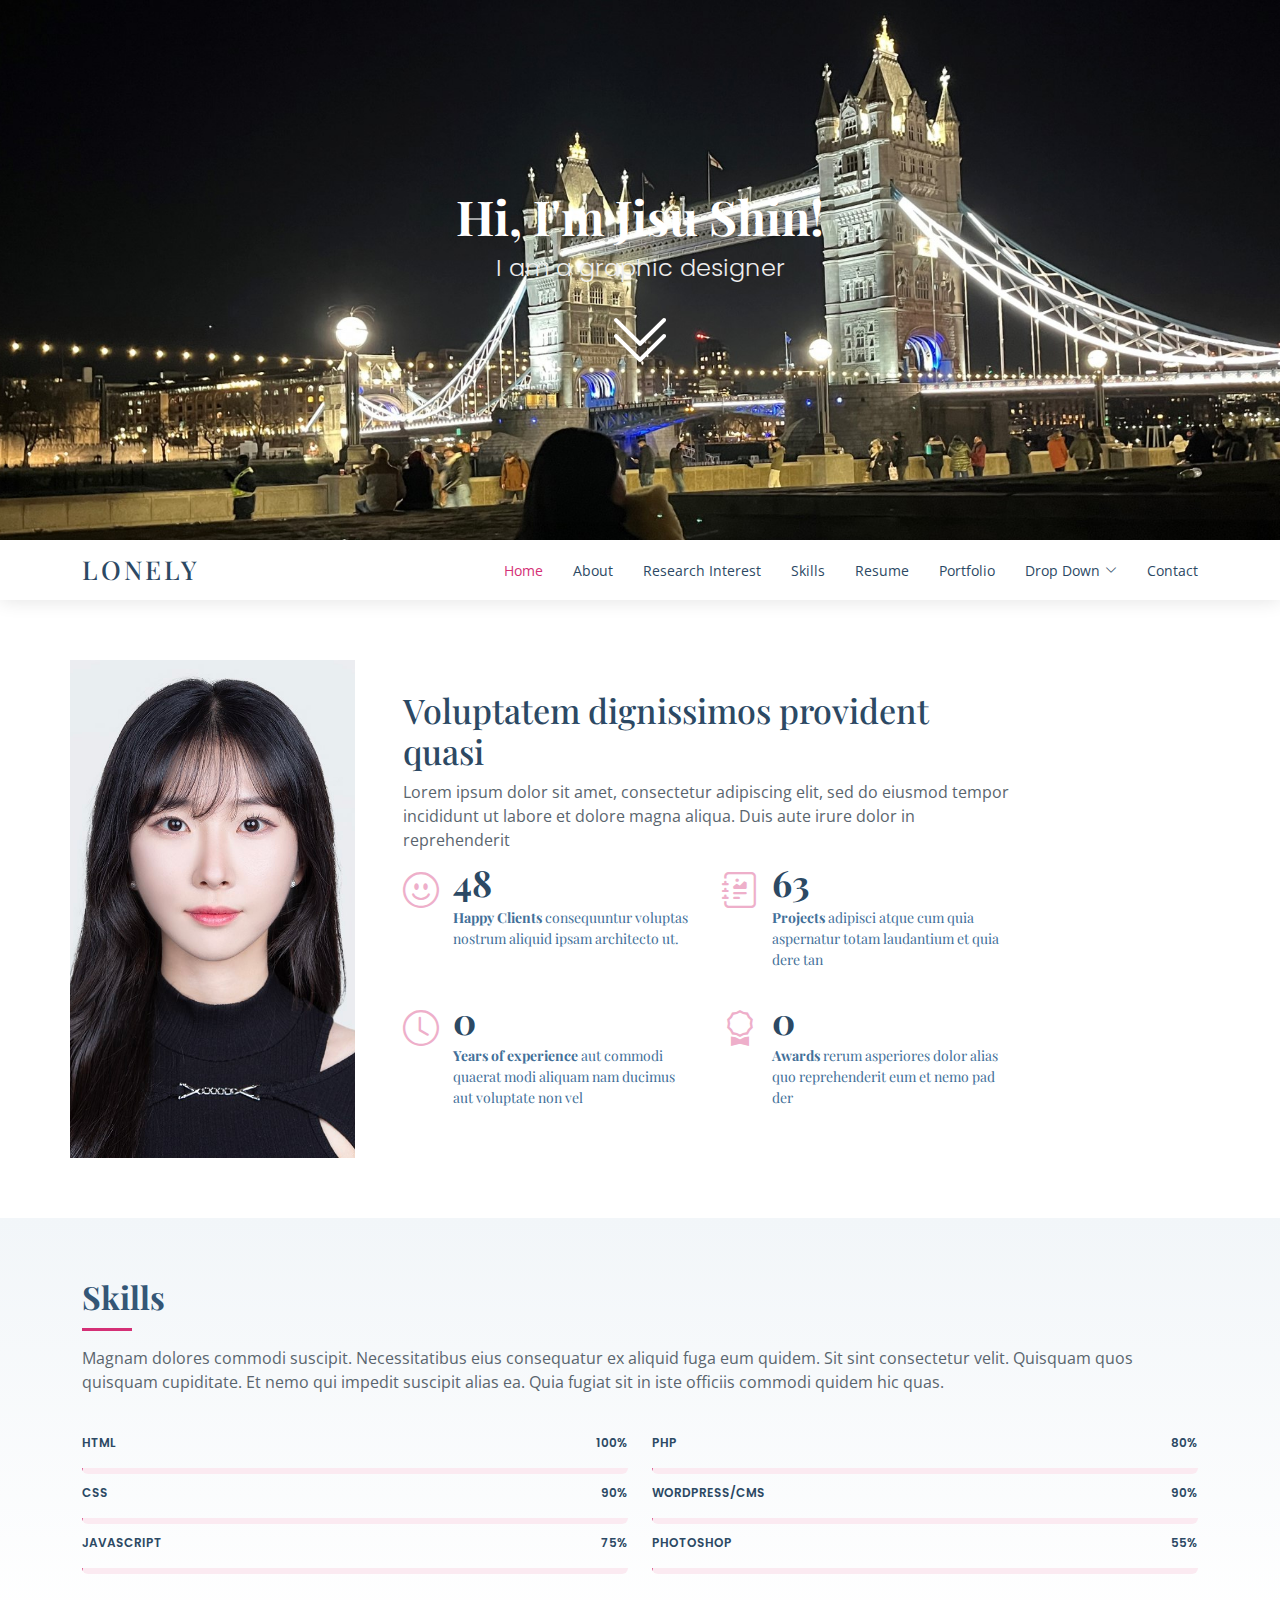
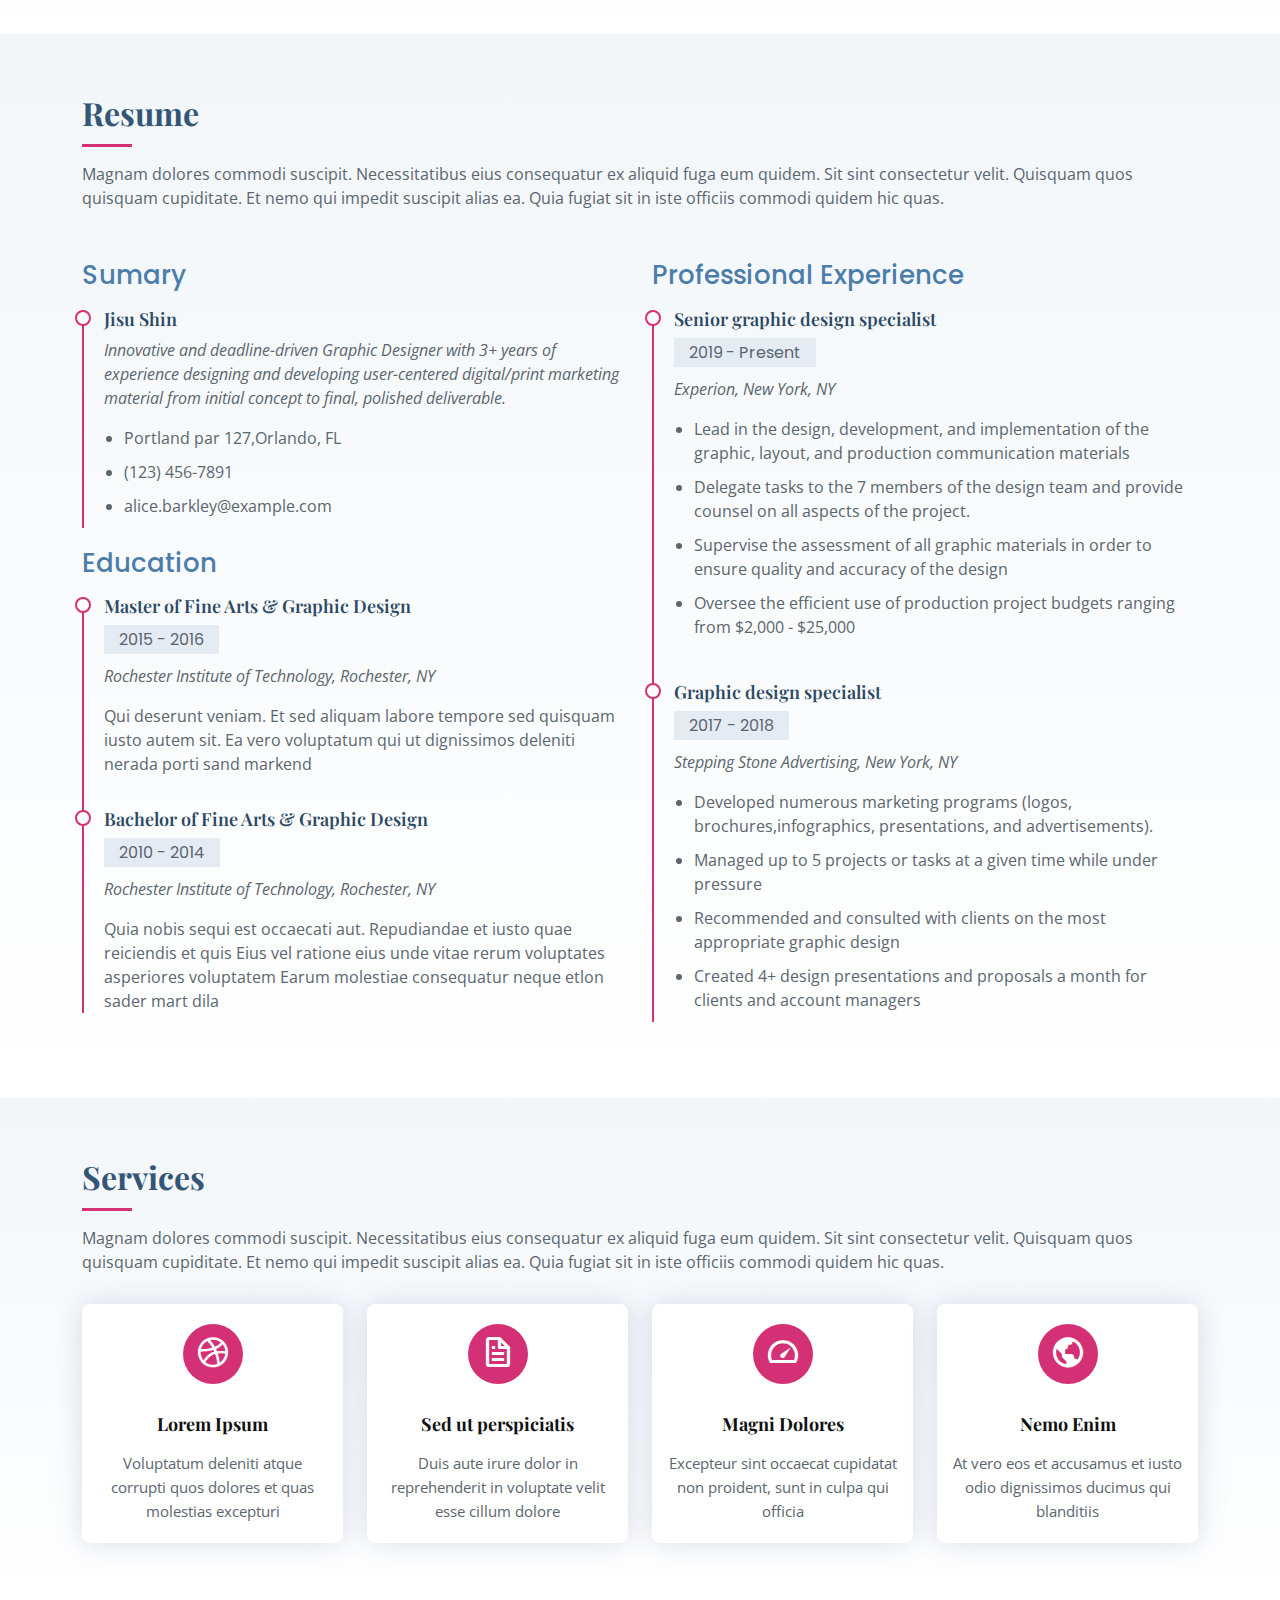
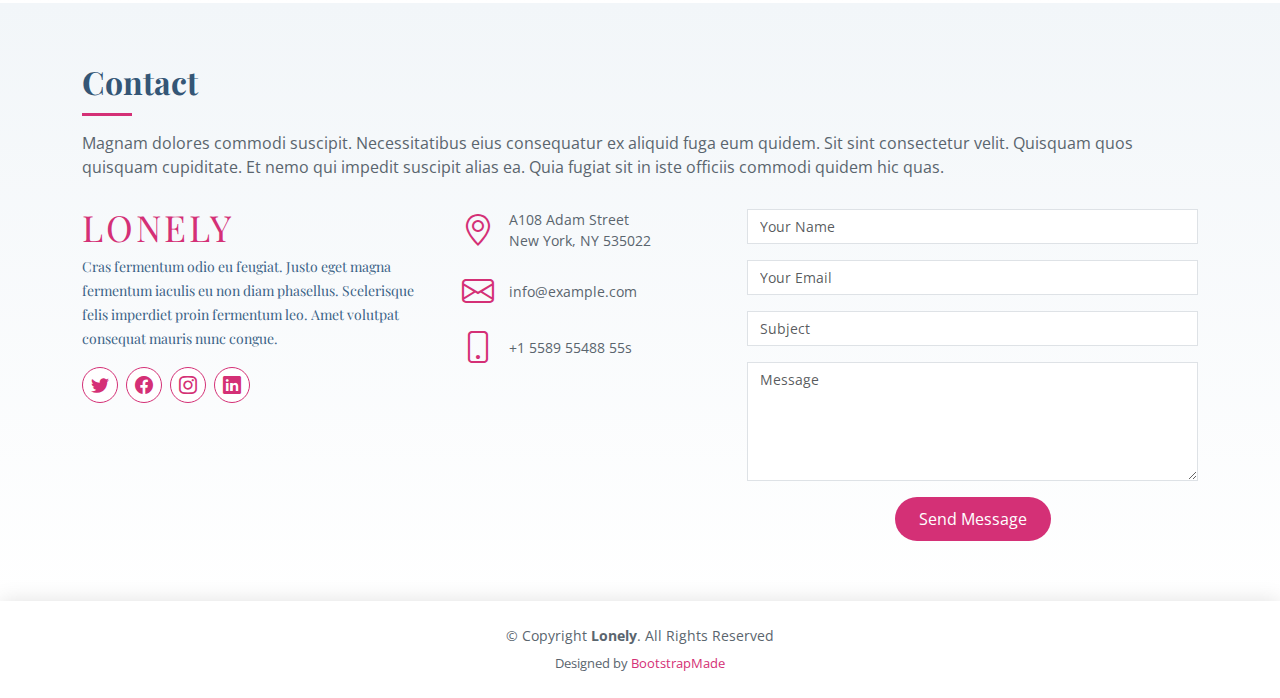
<file: index_prev.html>
<!DOCTYPE html>
<html lang="en">

<head>
  <meta charset="utf-8">
  <meta content="width=device-width, initial-scale=1.0" name="viewport">

  <title>Lonely Bootstrap Template - Index</title>
  <meta content="" name="description">
  <meta content="" name="keywords">

  <!-- Favicons -->
  <link href="assets/img/favicon.png" rel="icon">
  <link href="assets/img/apple-touch-icon.png" rel="apple-touch-icon">

  <!-- Google Fonts -->
  <link href="https://fonts.googleapis.com/css?family=Open+Sans:300,300i,400,400i,600,600i,700,700i|Poppins:300,300i,400,400i,500,500i,600,600i,700,700i|Playfair+Display:400,400i,500,500i,600,600i,700,700i&subset=cyrillic" rel="stylesheet">

  <!-- Vendor CSS Files -->
  <link href="assets/vendor/bootstrap/css/bootstrap.min.css" rel="stylesheet">
  <link href="assets/vendor/bootstrap-icons/bootstrap-icons.css" rel="stylesheet">
  <link href="assets/vendor/boxicons/css/boxicons.min.css" rel="stylesheet">
  <link href="assets/vendor/glightbox/css/glightbox.min.css" rel="stylesheet">
  <link href="assets/vendor/swiper/swiper-bundle.min.css" rel="stylesheet">

  <!-- Template Main CSS File -->
  <link href="assets/css/style.css" rel="stylesheet">

  <!-- =======================================================
  * Template Name: Lonely
  * Template URL: https://bootstrapmade.com/free-html-bootstrap-template-lonely/
  * Updated: Mar 17 2024 with Bootstrap v5.3.3
  * Author: BootstrapMade.com
  * License: https://bootstrapmade.com/license/
  ======================================================== -->
</head>

<body>

  <!-- ======= Hero Section ======= -->
  <section id="hero" class="d-flex flex-column align-items-center justify-content-center">
    <h1>Hi, I'm Jisu Shin!</h1>
    <h2>I am a graphic designer</h2>
    <a href="#about" class="btn-get-started scrollto"><i class="bi bi-chevron-double-down"></i></a>
  </section><!-- End Hero -->

  <!-- ======= Header ======= -->
  <header id="header" class="d-flex align-items-center">
    <div class="container d-flex align-items-center justify-content-between">

      <div class="logo">
        <h1><a href="index.html">Lonely</a></h1>
        <!-- Uncomment below if you prefer to use an image logo -->
        <!-- <a href="index.html"><img src="assets/img/logo.png" alt="" class="img-fluid"></a>-->
      </div>

      <nav id="navbar" class="navbar">
        <ul>
          <li><a class="nav-link scrollto active" href="#hero">Home</a></li>
          <li><a class="nav-link scrollto" href="#about">About</a></li>
          <li><a class="nav-link scrollto" href="#research">Research Interest</a></li>
          <li><a class="nav-link scrollto" href="#skills">Skills</a></li>
          <li><a class="nav-link scrollto" href="#resume">Resume</a></li>
          <li><a class="nav-link scrollto" href="#portfolio">Portfolio</a></li>
          <li class="dropdown"><a href="#"><span>Drop Down</span> <i class="bi bi-chevron-down"></i></a>
            <ul>
              <li><a href="#">Drop Down 1</a></li>
              <li class="dropdown"><a href="#"><span>Deep Drop Down</span> <i class="bi bi-chevron-right"></i></a>
                <ul>
                  <li><a href="#">Deep Drop Down 1</a></li>
                  <li><a href="#">Deep Drop Down 2</a></li>
                  <li><a href="#">Deep Drop Down 3</a></li>
                  <li><a href="#">Deep Drop Down 4</a></li>
                  <li><a href="#">Deep Drop Down 5</a></li>
                </ul>
              </li>
              <li><a href="#">Drop Down 2</a></li>
              <li><a href="#">Drop Down 3</a></li>
              <li><a href="#">Drop Down 4</a></li>
            </ul>
          </li>
          <li><a class="nav-link scrollto" href="#contact">Contact</a></li>
        </ul>
        <i class="bi bi-list mobile-nav-toggle"></i>
      </nav><!-- .navbar -->

    </div>
  </header><!-- End Header -->

  <main id="main">

    <!-- ======= About Section ======= -->
    <section id="about" class="about">
      <div class="container">

        <div class="row no-gutters">
          <div class="image col-xl-5 d-flex align-items-stretch justify-content-center justify-content-lg-start"></div>
          <div class="col-xl-7 ps-0 ps-lg-5 pe-lg-1 d-flex align-items-stretch">
            <div class="content d-flex flex-column justify-content-center">
              <h3>Voluptatem dignissimos provident quasi</h3>
              <p>
                Lorem ipsum dolor sit amet, consectetur adipiscing elit, sed do eiusmod tempor incididunt ut labore et dolore magna aliqua. Duis aute irure dolor in reprehenderit
              </p>
              <div class="row">
                <div class="col-md-6 d-md-flex align-items-md-stretch">
                  <div class="count-box">
                    <i class="bi bi-emoji-smile"></i>
                    <span data-purecounter-start="0" data-purecounter-end="65" data-purecounter-duration="1" class="purecounter"></span>
                    <p><strong>Happy Clients</strong> consequuntur voluptas nostrum aliquid ipsam architecto ut.</p>
                  </div>
                </div>

                <div class="col-md-6 d-md-flex align-items-md-stretch">
                  <div class="count-box">
                    <i class="bi bi-journal-richtext"></i>
                    <span data-purecounter-start="0" data-purecounter-end="85" data-purecounter-duration="1" class="purecounter"></span>
                    <p><strong>Projects</strong> adipisci atque cum quia aspernatur totam laudantium et quia dere tan</p>
                  </div>
                </div>

                <div class="col-md-6 d-md-flex align-items-md-stretch">
                  <div class="count-box">
                    <i class="bi bi-clock"></i>
                    <span data-purecounter-start="0" data-purecounter-end="12" data-purecounter-duration="1" class="purecounter"></span>
                    <p><strong>Years of experience</strong> aut commodi quaerat modi aliquam nam ducimus aut voluptate non vel</p>
                  </div>
                </div>

                <div class="col-md-6 d-md-flex align-items-md-stretch">
                  <div class="count-box">
                    <i class="bi bi-award"></i>
                    <span data-purecounter-start="0" data-purecounter-end="15" data-purecounter-duration="1" class="purecounter"></span>
                    <p><strong>Awards</strong> rerum asperiores dolor alias quo reprehenderit eum et nemo pad der</p>
                  </div>
                </div>
              </div>
            </div><!-- End .content-->
          </div>
        </div>

      </div>
    </section><!-- End About Section -->

    <!-- ======= Skills Section ======= -->
    <section id="skills" class="skills section-bg">
      <div class="container">

        <div class="section-title">
          <h2>Skills</h2>
          <p>Magnam dolores commodi suscipit. Necessitatibus eius consequatur ex aliquid fuga eum quidem. Sit sint consectetur velit. Quisquam quos quisquam cupiditate. Et nemo qui impedit suscipit alias ea. Quia fugiat sit in iste officiis commodi quidem hic quas.</p>
        </div>

        <div class="row skills-content">

          <div class="col-lg-6">

            <div class="progress">
              <span class="skill">HTML <i class="val">100%</i></span>
              <div class="progress-bar-wrap">
                <div class="progress-bar" role="progressbar" aria-valuenow="100" aria-valuemin="0" aria-valuemax="100"></div>
              </div>
            </div>

            <div class="progress">
              <span class="skill">CSS <i class="val">90%</i></span>
              <div class="progress-bar-wrap">
                <div class="progress-bar" role="progressbar" aria-valuenow="90" aria-valuemin="0" aria-valuemax="100"></div>
              </div>
            </div>

            <div class="progress">
              <span class="skill">JavaScript <i class="val">75%</i></span>
              <div class="progress-bar-wrap">
                <div class="progress-bar" role="progressbar" aria-valuenow="75" aria-valuemin="0" aria-valuemax="100"></div>
              </div>
            </div>

          </div>

          <div class="col-lg-6">

            <div class="progress">
              <span class="skill">PHP <i class="val">80%</i></span>
              <div class="progress-bar-wrap">
                <div class="progress-bar" role="progressbar" aria-valuenow="80" aria-valuemin="0" aria-valuemax="100"></div>
              </div>
            </div>

            <div class="progress">
              <span class="skill">WordPress/CMS <i class="val">90%</i></span>
              <div class="progress-bar-wrap">
                <div class="progress-bar" role="progressbar" aria-valuenow="90" aria-valuemin="0" aria-valuemax="100"></div>
              </div>
            </div>

            <div class="progress">
              <span class="skill">Photoshop <i class="val">55%</i></span>
              <div class="progress-bar-wrap">
                <div class="progress-bar" role="progressbar" aria-valuenow="55" aria-valuemin="0" aria-valuemax="100"></div>
              </div>
            </div>

          </div>

        </div>

      </div>
    </section><!-- End Skills Section -->

    <!-- ======= Resume Section ======= -->
    <section id="resume" class="resume section-bg">
      <div class="container">

        <div class="section-title">
          <h2>Resume</h2>
          <p>Magnam dolores commodi suscipit. Necessitatibus eius consequatur ex aliquid fuga eum quidem. Sit sint consectetur velit. Quisquam quos quisquam cupiditate. Et nemo qui impedit suscipit alias ea. Quia fugiat sit in iste officiis commodi quidem hic quas.</p>
        </div>

        <div class="row">
          <div class="col-lg-6">
            <h3 class="resume-title">Sumary</h3>
            <div class="resume-item pb-0">
              <h4>Jisu Shin</h4>
              <p><em>Innovative and deadline-driven Graphic Designer with 3+ years of experience designing and developing user-centered digital/print marketing material from initial concept to final, polished deliverable.</em></p>
              <p>
              <ul>
                <li>Portland par 127,Orlando, FL</li>
                <li>(123) 456-7891</li>
                <li>alice.barkley@example.com</li>
              </ul>
              </p>
            </div>

            <h3 class="resume-title">Education</h3>
            <div class="resume-item">
              <h4>Master of Fine Arts &amp; Graphic Design</h4>
              <h5>2015 - 2016</h5>
              <p><em>Rochester Institute of Technology, Rochester, NY</em></p>
              <p>Qui deserunt veniam. Et sed aliquam labore tempore sed quisquam iusto autem sit. Ea vero voluptatum qui ut dignissimos deleniti nerada porti sand markend</p>
            </div>
            <div class="resume-item">
              <h4>Bachelor of Fine Arts &amp; Graphic Design</h4>
              <h5>2010 - 2014</h5>
              <p><em>Rochester Institute of Technology, Rochester, NY</em></p>
              <p>Quia nobis sequi est occaecati aut. Repudiandae et iusto quae reiciendis et quis Eius vel ratione eius unde vitae rerum voluptates asperiores voluptatem Earum molestiae consequatur neque etlon sader mart dila</p>
            </div>
          </div>
          <div class="col-lg-6">
            <h3 class="resume-title">Professional Experience</h3>
            <div class="resume-item">
              <h4>Senior graphic design specialist</h4>
              <h5>2019 - Present</h5>
              <p><em>Experion, New York, NY </em></p>
              <p>
              <ul>
                <li>Lead in the design, development, and implementation of the graphic, layout, and production communication materials</li>
                <li>Delegate tasks to the 7 members of the design team and provide counsel on all aspects of the project. </li>
                <li>Supervise the assessment of all graphic materials in order to ensure quality and accuracy of the design</li>
                <li>Oversee the efficient use of production project budgets ranging from $2,000 - $25,000</li>
              </ul>
              </p>
            </div>
            <div class="resume-item">
              <h4>Graphic design specialist</h4>
              <h5>2017 - 2018</h5>
              <p><em>Stepping Stone Advertising, New York, NY</em></p>
              <p>
              <ul>
                <li>Developed numerous marketing programs (logos, brochures,infographics, presentations, and advertisements).</li>
                <li>Managed up to 5 projects or tasks at a given time while under pressure</li>
                <li>Recommended and consulted with clients on the most appropriate graphic design</li>
                <li>Created 4+ design presentations and proposals a month for clients and account managers</li>
              </ul>
              </p>
            </div>
          </div>
        </div>

      </div>
    </section><!-- End Resume Section -->

    <!-- ======= Services Section ======= -->
    <section id="services" class="services section-bg">
      <div class="container">

        <div class="section-title">
          <h2>Services</h2>
          <p>Magnam dolores commodi suscipit. Necessitatibus eius consequatur ex aliquid fuga eum quidem. Sit sint consectetur velit. Quisquam quos quisquam cupiditate. Et nemo qui impedit suscipit alias ea. Quia fugiat sit in iste officiis commodi quidem hic quas.</p>
        </div>

        <div class="row">
          <div class="col-md-6 col-lg-3 d-flex align-items-stretch mb-5 mb-lg-0">
            <div class="icon-box">
              <div class="icon"><i class="bx bxl-dribbble"></i></div>
              <h4 class="title"><a href="">Lorem Ipsum</a></h4>
              <p class="description">Voluptatum deleniti atque corrupti quos dolores et quas molestias excepturi</p>
            </div>
          </div>

          <div class="col-md-6 col-lg-3 d-flex align-items-stretch mb-5 mb-lg-0">
            <div class="icon-box">
              <div class="icon"><i class="bx bx-file"></i></div>
              <h4 class="title"><a href="">Sed ut perspiciatis</a></h4>
              <p class="description">Duis aute irure dolor in reprehenderit in voluptate velit esse cillum dolore</p>
            </div>
          </div>

          <div class="col-md-6 col-lg-3 d-flex align-items-stretch mb-5 mb-lg-0">
            <div class="icon-box">
              <div class="icon"><i class="bx bx-tachometer"></i></div>
              <h4 class="title"><a href="">Magni Dolores</a></h4>
              <p class="description">Excepteur sint occaecat cupidatat non proident, sunt in culpa qui officia</p>
            </div>
          </div>

          <div class="col-md-6 col-lg-3 d-flex align-items-stretch mb-5 mb-lg-0">
            <div class="icon-box">
              <div class="icon"><i class="bx bx-world"></i></div>
              <h4 class="title"><a href="">Nemo Enim</a></h4>
              <p class="description">At vero eos et accusamus et iusto odio dignissimos ducimus qui blanditiis</p>
            </div>
          </div>

        </div>

      </div>
    </section><!-- End Services Section -->
   
    <!-- ======= Contact Section ======= -->
    <section id="contact" class="contact section-bg">
      <div class="container">

        <div class="section-title">
          <h2>Contact</h2>
          <p>Magnam dolores commodi suscipit. Necessitatibus eius consequatur ex aliquid fuga eum quidem. Sit sint consectetur velit. Quisquam quos quisquam cupiditate. Et nemo qui impedit suscipit alias ea. Quia fugiat sit in iste officiis commodi quidem hic quas.</p>
        </div>

        <div class="row">

          <div class="col-lg-4 col-md-4">
            <div class="contact-about">
              <h3>Lonely</h3>
              <p>Cras fermentum odio eu feugiat. Justo eget magna fermentum iaculis eu non diam phasellus. Scelerisque felis imperdiet proin fermentum leo. Amet volutpat consequat mauris nunc congue.</p>
              <div class="social-links">
                <a href="#" class="twitter"><i class="bi bi-twitter"></i></a>
                <a href="#" class="facebook"><i class="bi bi-facebook"></i></a>
                <a href="#" class="instagram"><i class="bi bi-instagram"></i></a>
                <a href="#" class="linkedin"><i class="bi bi-linkedin"></i></a>
              </div>
            </div>
          </div>

          <div class="col-lg-3 col-md-4">
            <div class="info">
              <div class="d-flex align-items-center">
                <i class="bi bi-geo-alt"></i>
                <p>A108 Adam Street<br>New York, NY 535022</p>
              </div>

              <div class="d-flex align-items-center mt-4">
                <i class="bi bi-envelope"></i>
                <p>info@example.com</p>
              </div>

              <div class="d-flex align-items-center mt-4">
                <i class="bi bi-phone"></i>
                <p>+1 5589 55488 55s</p>
              </div>

            </div>
          </div>

          <div class="col-lg-5 col-md-8">
            <form action="forms/contact.php" method="post" role="form" class="php-email-form">
              <div class="form-group">
                <input type="text" name="name" class="form-control" id="name" placeholder="Your Name" required>
              </div>
              <div class="form-group mt-3">
                <input type="email" class="form-control" name="email" id="email" placeholder="Your Email" required>
              </div>
              <div class="form-group mt-3">
                <input type="text" class="form-control" name="subject" id="subject" placeholder="Subject" required>
              </div>
              <div class="form-group mt-3">
                <textarea class="form-control" name="message" rows="5" placeholder="Message" required></textarea>
              </div>
              <div class="my-3">
                <div class="loading">Loading</div>
                <div class="error-message"></div>
                <div class="sent-message">Your message has been sent. Thank you!</div>
              </div>
              <div class="text-center"><button type="submit">Send Message</button></div>
            </form>
          </div>

        </div>

      </div>
    </section><!-- End Contact Section -->

  </main><!-- End #main -->

  <!-- ======= Footer ======= -->
  <footer id="footer">
    <div class="container">
      <div class="copyright">
        &copy; Copyright <strong><span>Lonely</span></strong>. All Rights Reserved
      </div>
      <div class="credits">
        <!-- All the links in the footer should remain intact. -->
        <!-- You can delete the links only if you purchased the pro version. -->
        <!-- Licensing information: https://bootstrapmade.com/license/ -->
        <!-- Purchase the pro version with working PHP/AJAX contact form: https://bootstrapmade.com/free-html-bootstrap-template-lonely/ -->
        Designed by <a href="https://bootstrapmade.com/">BootstrapMade</a>
      </div>
    </div>
  </footer><!-- End  Footer -->

  <a href="#" class="back-to-top d-flex align-items-center justify-content-center"><i class="bi bi-arrow-up-short"></i></a>

  <!-- Vendor JS Files -->
  <script src="assets/vendor/purecounter/purecounter_vanilla.js"></script>
  <script src="assets/vendor/bootstrap/js/bootstrap.bundle.min.js"></script>
  <script src="assets/vendor/glightbox/js/glightbox.min.js"></script>
  <script src="assets/vendor/isotope-layout/isotope.pkgd.min.js"></script>
  <script src="assets/vendor/swiper/swiper-bundle.min.js"></script>
  <script src="assets/vendor/waypoints/noframework.waypoints.js"></script>
  <script src="assets/vendor/php-email-form/validate.js"></script>

  <!-- Template Main JS File -->
  <script src="assets/js/main.js"></script>

</body>

</html>
</file>
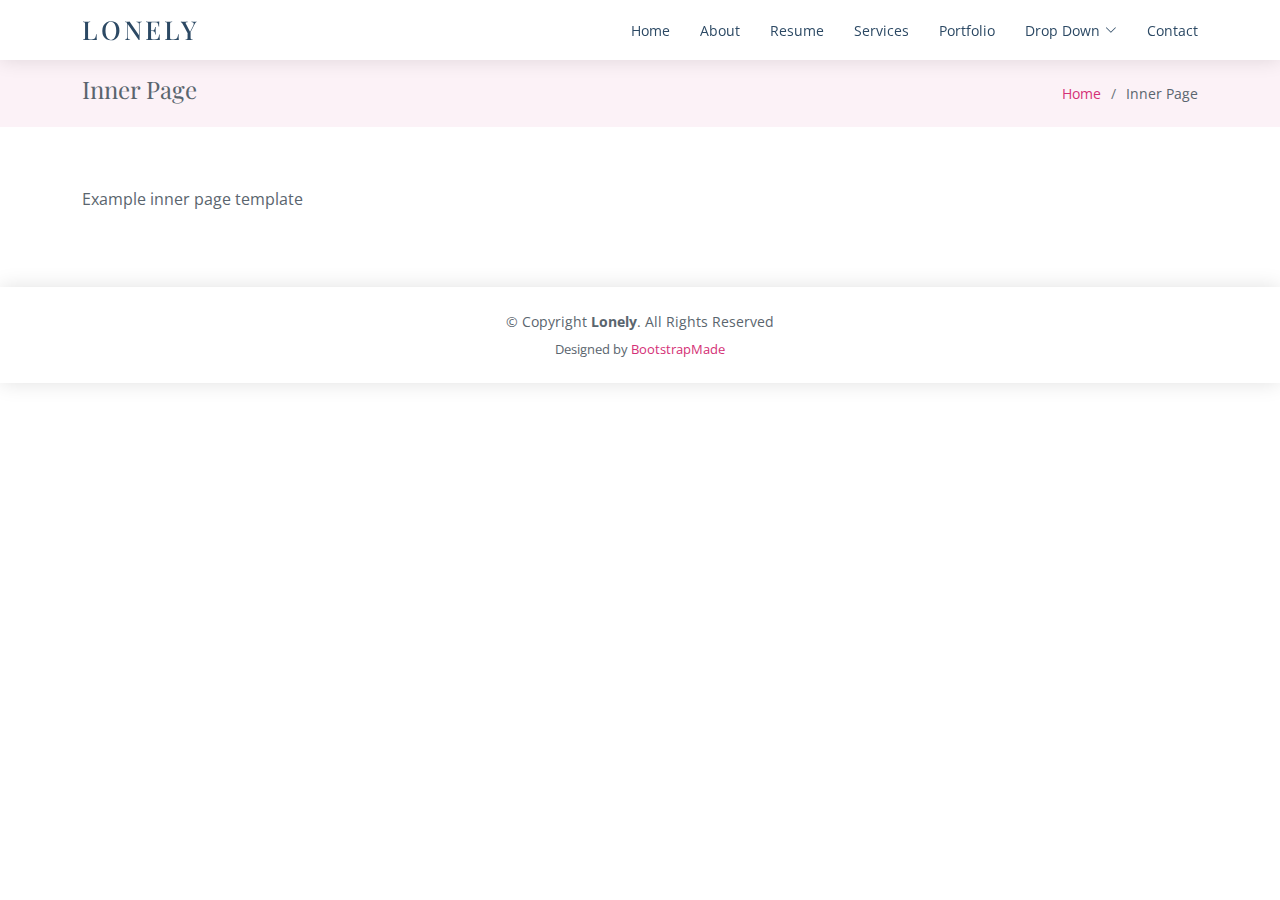
<file: inner-page.html>
<!DOCTYPE html>
<html lang="en">

<head>
  <meta charset="utf-8">
  <meta content="width=device-width, initial-scale=1.0" name="viewport">

  <title>Inner Page - Lonely Bootstrap Template</title>
  <meta content="" name="description">
  <meta content="" name="keywords">

  <!-- Favicons -->
  <link href="assets/img/favicon.png" rel="icon">
  <link href="assets/img/apple-touch-icon.png" rel="apple-touch-icon">

  <!-- Google Fonts -->
  <link href="https://fonts.googleapis.com/css?family=Open+Sans:300,300i,400,400i,600,600i,700,700i|Poppins:300,300i,400,400i,500,500i,600,600i,700,700i|Playfair+Display:400,400i,500,500i,600,600i,700,700i&subset=cyrillic" rel="stylesheet">

  <!-- Vendor CSS Files -->
  <link href="assets/vendor/bootstrap/css/bootstrap.min.css" rel="stylesheet">
  <link href="assets/vendor/bootstrap-icons/bootstrap-icons.css" rel="stylesheet">
  <link href="assets/vendor/boxicons/css/boxicons.min.css" rel="stylesheet">
  <link href="assets/vendor/glightbox/css/glightbox.min.css" rel="stylesheet">
  <link href="assets/vendor/swiper/swiper-bundle.min.css" rel="stylesheet">

  <!-- Template Main CSS File -->
  <link href="assets/css/style.css" rel="stylesheet">

  <!-- =======================================================
  * Template Name: Lonely
  * Template URL: https://bootstrapmade.com/free-html-bootstrap-template-lonely/
  * Updated: Mar 17 2024 with Bootstrap v5.3.3
  * Author: BootstrapMade.com
  * License: https://bootstrapmade.com/license/
  ======================================================== -->
</head>

<body>

  <!-- ======= Header ======= -->
  <header id="header" class="d-flex align-items-center">
    <div class="container d-flex align-items-center justify-content-between">

      <div class="logo">
        <h1><a href="index.html">Lonely</a></h1>
        <!-- Uncomment below if you prefer to use an image logo -->
        <!-- <a href="index.html"><img src="assets/img/logo.png" alt="" class="img-fluid"></a>-->
      </div>

      <nav id="navbar" class="navbar">
        <ul>
          <li><a class="nav-link scrollto " href="#hero">Home</a></li>
          <li><a class="nav-link scrollto" href="#about">About</a></li>
          <li><a class="nav-link scrollto" href="#resume">Resume</a></li>
          <li><a class="nav-link scrollto" href="#services">Services</a></li>
          <li><a class="nav-link scrollto" href="#portfolio">Portfolio</a></li>
          <li class="dropdown"><a href="#"><span>Drop Down</span> <i class="bi bi-chevron-down"></i></a>
            <ul>
              <li><a href="#">Drop Down 1</a></li>
              <li class="dropdown"><a href="#"><span>Deep Drop Down</span> <i class="bi bi-chevron-right"></i></a>
                <ul>
                  <li><a href="#">Deep Drop Down 1</a></li>
                  <li><a href="#">Deep Drop Down 2</a></li>
                  <li><a href="#">Deep Drop Down 3</a></li>
                  <li><a href="#">Deep Drop Down 4</a></li>
                  <li><a href="#">Deep Drop Down 5</a></li>
                </ul>
              </li>
              <li><a href="#">Drop Down 2</a></li>
              <li><a href="#">Drop Down 3</a></li>
              <li><a href="#">Drop Down 4</a></li>
            </ul>
          </li>
          <li><a class="nav-link scrollto" href="#contact">Contact</a></li>
        </ul>
        <i class="bi bi-list mobile-nav-toggle"></i>
      </nav><!-- .navbar -->

    </div>
  </header><!-- End Header -->

  <main id="main">

    <!-- ======= Breadcrumbs Section ======= -->
    <section class="breadcrumbs">
      <div class="container">

        <div class="d-flex justify-content-between align-items-center">
          <h2>Inner Page</h2>
          <ol>
            <li><a href="index.html">Home</a></li>
            <li>Inner Page</li>
          </ol>
        </div>

      </div>
    </section><!-- End Breadcrumbs Section -->

    <section class="inner-page">
      <div class="container">
        <p>
          Example inner page template
        </p>
      </div>
    </section>

  </main><!-- End #main -->

  <!-- ======= Footer ======= -->
  <footer id="footer">
    <div class="container">
      <div class="copyright">
        &copy; Copyright <strong><span>Lonely</span></strong>. All Rights Reserved
      </div>
      <div class="credits">
        <!-- All the links in the footer should remain intact. -->
        <!-- You can delete the links only if you purchased the pro version. -->
        <!-- Licensing information: https://bootstrapmade.com/license/ -->
        <!-- Purchase the pro version with working PHP/AJAX contact form: https://bootstrapmade.com/free-html-bootstrap-template-lonely/ -->
        Designed by <a href="https://bootstrapmade.com/">BootstrapMade</a>
      </div>
    </div>
  </footer><!-- End  Footer -->

  <a href="#" class="back-to-top d-flex align-items-center justify-content-center"><i class="bi bi-arrow-up-short"></i></a>

  <!-- Vendor JS Files -->
  <script src="assets/vendor/purecounter/purecounter_vanilla.js"></script>
  <script src="assets/vendor/bootstrap/js/bootstrap.bundle.min.js"></script>
  <script src="assets/vendor/glightbox/js/glightbox.min.js"></script>
  <script src="assets/vendor/isotope-layout/isotope.pkgd.min.js"></script>
  <script src="assets/vendor/swiper/swiper-bundle.min.js"></script>
  <script src="assets/vendor/waypoints/noframework.waypoints.js"></script>
  <script src="assets/vendor/php-email-form/validate.js"></script>

  <!-- Template Main JS File -->
  <script src="assets/js/main.js"></script>

</body>

</html>
</file>
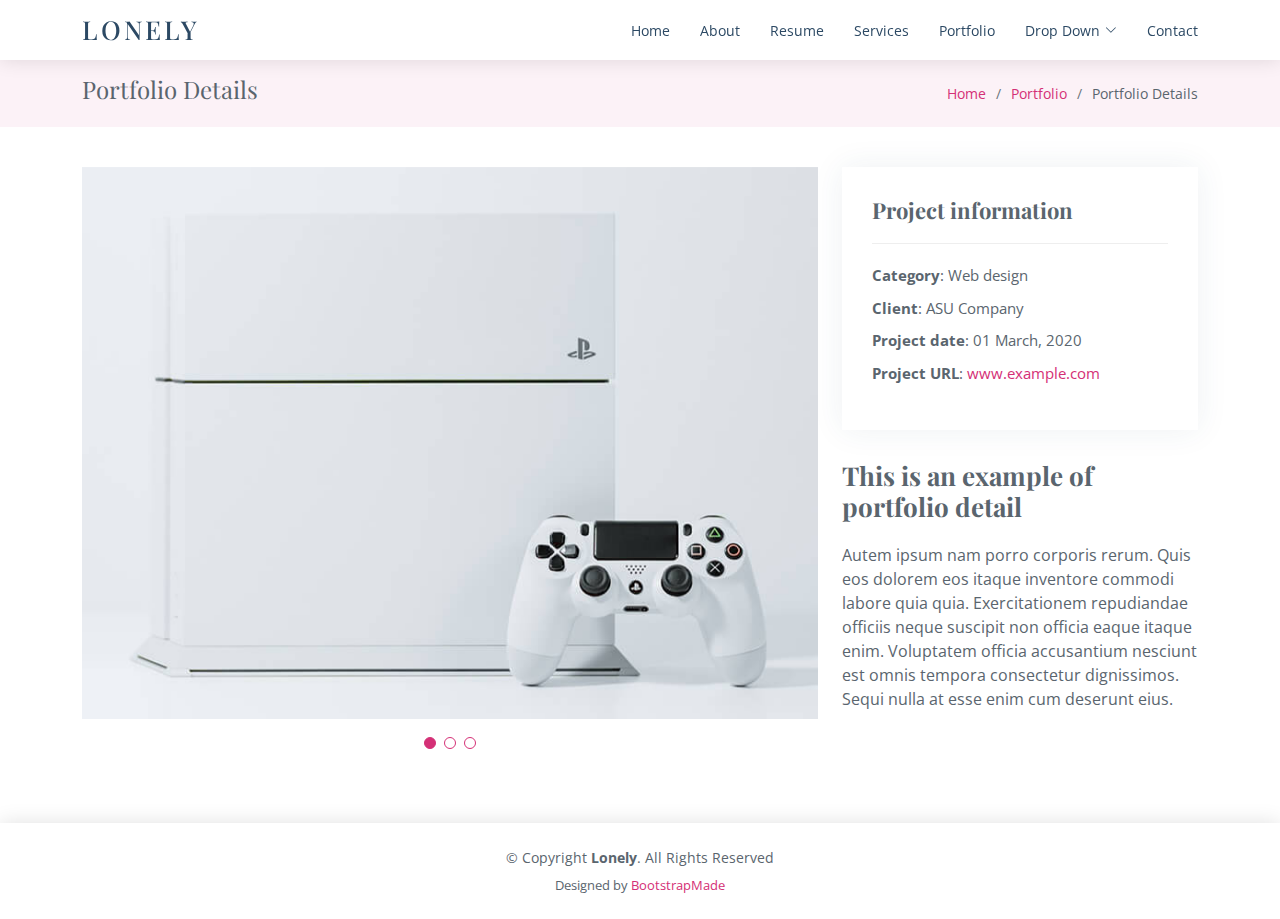
<file: portfolio-details.html>
<!DOCTYPE html>
<html lang="en">

<head>
  <meta charset="utf-8">
  <meta content="width=device-width, initial-scale=1.0" name="viewport">

  <title>Portfolio Details - Lonely Bootstrap Template</title>
  <meta content="" name="description">
  <meta content="" name="keywords">

  <!-- Favicons -->
  <link href="assets/img/favicon.png" rel="icon">
  <link href="assets/img/apple-touch-icon.png" rel="apple-touch-icon">

  <!-- Google Fonts -->
  <link href="https://fonts.googleapis.com/css?family=Open+Sans:300,300i,400,400i,600,600i,700,700i|Poppins:300,300i,400,400i,500,500i,600,600i,700,700i|Playfair+Display:400,400i,500,500i,600,600i,700,700i&subset=cyrillic" rel="stylesheet">

  <!-- Vendor CSS Files -->
  <link href="assets/vendor/bootstrap/css/bootstrap.min.css" rel="stylesheet">
  <link href="assets/vendor/bootstrap-icons/bootstrap-icons.css" rel="stylesheet">
  <link href="assets/vendor/boxicons/css/boxicons.min.css" rel="stylesheet">
  <link href="assets/vendor/glightbox/css/glightbox.min.css" rel="stylesheet">
  <link href="assets/vendor/swiper/swiper-bundle.min.css" rel="stylesheet">

  <!-- Template Main CSS File -->
  <link href="assets/css/style.css" rel="stylesheet">

  <!-- =======================================================
  * Template Name: Lonely
  * Template URL: https://bootstrapmade.com/free-html-bootstrap-template-lonely/
  * Updated: Mar 17 2024 with Bootstrap v5.3.3
  * Author: BootstrapMade.com
  * License: https://bootstrapmade.com/license/
  ======================================================== -->
</head>

<body>

  <!-- ======= Header ======= -->
  <header id="header" class="d-flex align-items-center">
    <div class="container d-flex align-items-center justify-content-between">

      <div class="logo">
        <h1><a href="index.html">Lonely</a></h1>
        <!-- Uncomment below if you prefer to use an image logo -->
        <!-- <a href="index.html"><img src="assets/img/logo.png" alt="" class="img-fluid"></a>-->
      </div>

      <nav id="navbar" class="navbar">
        <ul>
          <li><a class="nav-link scrollto " href="#hero">Home</a></li>
          <li><a class="nav-link scrollto" href="#about">About</a></li>
          <li><a class="nav-link scrollto" href="#resume">Resume</a></li>
          <li><a class="nav-link scrollto" href="#services">Services</a></li>
          <li><a class="nav-link scrollto" href="#portfolio">Portfolio</a></li>
          <li class="dropdown"><a href="#"><span>Drop Down</span> <i class="bi bi-chevron-down"></i></a>
            <ul>
              <li><a href="#">Drop Down 1</a></li>
              <li class="dropdown"><a href="#"><span>Deep Drop Down</span> <i class="bi bi-chevron-right"></i></a>
                <ul>
                  <li><a href="#">Deep Drop Down 1</a></li>
                  <li><a href="#">Deep Drop Down 2</a></li>
                  <li><a href="#">Deep Drop Down 3</a></li>
                  <li><a href="#">Deep Drop Down 4</a></li>
                  <li><a href="#">Deep Drop Down 5</a></li>
                </ul>
              </li>
              <li><a href="#">Drop Down 2</a></li>
              <li><a href="#">Drop Down 3</a></li>
              <li><a href="#">Drop Down 4</a></li>
            </ul>
          </li>
          <li><a class="nav-link scrollto" href="#contact">Contact</a></li>
        </ul>
        <i class="bi bi-list mobile-nav-toggle"></i>
      </nav><!-- .navbar -->

    </div>
  </header><!-- End Header -->

  <main id="main">

    <!-- ======= Breadcrumbs Section ======= -->
    <section class="breadcrumbs">
      <div class="container">

        <div class="d-flex justify-content-between align-items-center">
          <h2>Portfolio Details</h2>
          <ol>
            <li><a href="index.html">Home</a></li>
            <li><a href="portfolio.html">Portfolio</a></li>
            <li>Portfolio Details</li>
          </ol>
        </div>

      </div>
    </section><!-- Breadcrumbs Section -->

    <!-- ======= Portfolio Details Section ======= -->
    <section id="portfolio-details" class="portfolio-details">
      <div class="container">

        <div class="row gy-4">

          <div class="col-lg-8">
            <div class="portfolio-details-slider swiper">
              <div class="swiper-wrapper align-items-center">

                <div class="swiper-slide">
                  <img src="assets/img/portfolio/portfolio-1.jpg" alt="">
                </div>

                <div class="swiper-slide">
                  <img src="assets/img/portfolio/portfolio-2.jpg" alt="">
                </div>

                <div class="swiper-slide">
                  <img src="assets/img/portfolio/portfolio-3.jpg" alt="">
                </div>

              </div>
              <div class="swiper-pagination"></div>
            </div>
          </div>

          <div class="col-lg-4">
            <div class="portfolio-info">
              <h3>Project information</h3>
              <ul>
                <li><strong>Category</strong>: Web design</li>
                <li><strong>Client</strong>: ASU Company</li>
                <li><strong>Project date</strong>: 01 March, 2020</li>
                <li><strong>Project URL</strong>: <a href="#">www.example.com</a></li>
              </ul>
            </div>
            <div class="portfolio-description">
              <h2>This is an example of portfolio detail</h2>
              <p>
                Autem ipsum nam porro corporis rerum. Quis eos dolorem eos itaque inventore commodi labore quia quia. Exercitationem repudiandae officiis neque suscipit non officia eaque itaque enim. Voluptatem officia accusantium nesciunt est omnis tempora consectetur dignissimos. Sequi nulla at esse enim cum deserunt eius.
              </p>
            </div>
          </div>

        </div>

      </div>
    </section><!-- End Portfolio Details Section -->

  </main><!-- End #main -->

  <!-- ======= Footer ======= -->
  <footer id="footer">
    <div class="container">
      <div class="copyright">
        &copy; Copyright <strong><span>Lonely</span></strong>. All Rights Reserved
      </div>
      <div class="credits">
        <!-- All the links in the footer should remain intact. -->
        <!-- You can delete the links only if you purchased the pro version. -->
        <!-- Licensing information: https://bootstrapmade.com/license/ -->
        <!-- Purchase the pro version with working PHP/AJAX contact form: https://bootstrapmade.com/free-html-bootstrap-template-lonely/ -->
        Designed by <a href="https://bootstrapmade.com/">BootstrapMade</a>
      </div>
    </div>
  </footer><!-- End  Footer -->

  <a href="#" class="back-to-top d-flex align-items-center justify-content-center"><i class="bi bi-arrow-up-short"></i></a>

  <!-- Vendor JS Files -->
  <script src="assets/vendor/purecounter/purecounter_vanilla.js"></script>
  <script src="assets/vendor/bootstrap/js/bootstrap.bundle.min.js"></script>
  <script src="assets/vendor/glightbox/js/glightbox.min.js"></script>
  <script src="assets/vendor/isotope-layout/isotope.pkgd.min.js"></script>
  <script src="assets/vendor/swiper/swiper-bundle.min.js"></script>
  <script src="assets/vendor/waypoints/noframework.waypoints.js"></script>
  <script src="assets/vendor/php-email-form/validate.js"></script>

  <!-- Template Main JS File -->
  <script src="assets/js/main.js"></script>

</body>

</html>
</file>
<file: assets/css/style.css>
/**
* Template Name: Lonely
* Template URL: https://bootstrapmade.com/free-html-bootstrap-template-lonely/
* Updated: Mar 17 2024 with Bootstrap v5.3.3
* Author: BootstrapMade.com
* License: https://bootstrapmade.com/license/
*/

/*--------------------------------------------------------------
# General
--------------------------------------------------------------*/
body {
  font-family: "Open Sans", sans-serif;
  color: #5a656e;
}

a {
  color: #d43076;
  text-decoration: none;
}

a:hover {
  color: #dd5a92;
  text-decoration: none;
}

h1,
h2,
h3,
h4,
h5,
h6 {
  font-family: "Playfair Display", serif;
}

/*--------------------------------------------------------------
# Back to top button
--------------------------------------------------------------*/
.back-to-top {
  position: fixed;
  visibility: hidden;
  opacity: 0;
  right: 15px;
  bottom: 15px;
  z-index: 9999;
  background: #d43076;
  width: 40px;
  height: 40px;
  border-radius: 50px;
  transition: all 0.4s;
}

.back-to-top i {
  font-size: 24px;
  color: #fff;
  line-height: 0;
}

.back-to-top:hover {
  background: #db528c;
  color: #fff;
}

.back-to-top.active {
  visibility: visible;
  opacity: 1;
}

/*--------------------------------------------------------------
# Header
--------------------------------------------------------------*/
#header {
  transition: all 0.5s;
  z-index: 997;
  transition: all 0.5s;
  height: 60px;
  background: #fff;
  box-shadow: 0px 0px 20px 0px rgba(0, 0, 0, 0.12);
}

#header .logo h1 {
  font-size: 26px;
  margin: 0;
  padding: 6px 0;
  line-height: 1;
  font-weight: 500;
  letter-spacing: 3px;
  text-transform: uppercase;
}

#header .logo h1 a,
#header .logo h1 a:hover {
  color: #2c4964;
  text-decoration: none;
}

#header .logo img {
  padding: 0;
  margin: 0;
  max-height: 40px;
}

.scrolled-offset {
  margin-top: 60px;
}

/*--------------------------------------------------------------
# Navigation Menu
--------------------------------------------------------------*/
/**
* Desktop Navigation 
*/
.navbar {
  padding: 0;
}

.navbar ul {
  margin: 0;
  padding: 0;
  display: flex;
  list-style: none;
  align-items: center;
}

.navbar li {
  position: relative;
}

.navbar a,
.navbar a:focus {
  display: flex;
  align-items: center;
  justify-content: space-between;
  padding: 10px 0 10px 30px;
  font-size: 14px;
  color: #2c4964;
  white-space: nowrap;
  transition: 0.3s;
}

.navbar a i,
.navbar a:focus i {
  font-size: 12px;
  line-height: 0;
  margin-left: 5px;
}

.navbar a:hover,
.navbar .active,
.navbar .active:focus,
.navbar li:hover>a {
  color: #d43076;
}

.navbar .dropdown ul {
  display: block;
  position: absolute;
  left: 14px;
  top: 100%;
  margin: 0;
  padding: 10px 0;
  z-index: 99;
  opacity: 0;
  visibility: hidden;
  background: #fff;
  box-shadow: 0px 0px 30px rgba(127, 137, 161, 0.25);
  transition: 0.3s;
  border-radius: 4px;
}

.navbar .dropdown ul li {
  min-width: 200px;
}

.navbar .dropdown ul a {
  padding: 10px 20px;
  text-transform: none;
}

.navbar .dropdown ul a i {
  font-size: 12px;
}

.navbar .dropdown ul a:hover,
.navbar .dropdown ul .active:hover,
.navbar .dropdown ul li:hover>a {
  color: #d43076;
}

.navbar .dropdown:hover>ul {
  opacity: 1;
  visibility: visible;
}

.navbar .dropdown .dropdown ul {
  top: 0;
  left: calc(100% - 30px);
  visibility: hidden;
}

.navbar .dropdown .dropdown:hover>ul {
  opacity: 1;
  top: 0;
  left: 100%;
  visibility: visible;
}

@media (max-width: 1366px) {
  .navbar .dropdown .dropdown ul {
    left: -90%;
  }

  .navbar .dropdown .dropdown:hover>ul {
    left: -100%;
  }
}

/**
* Mobile Navigation 
*/
.mobile-nav-toggle {
  color: #2c4964;
  font-size: 28px;
  cursor: pointer;
  display: none;
  line-height: 0;
  transition: 0.5s;
}

.mobile-nav-toggle.bi-x {
  color: #fff;
}

@media (max-width: 991px) {
  .mobile-nav-toggle {
    display: block;
  }

  .navbar ul {
    display: none;
  }
}

.navbar-mobile {
  position: fixed;
  overflow: hidden;
  top: 0;
  right: 0;
  left: 0;
  bottom: 0;
  background: rgba(13, 21, 29, 0.6);
  transition: 0.3s;
  z-index: 998;
}

.navbar-mobile .mobile-nav-toggle {
  position: absolute;
  top: 15px;
  right: 15px;
}

.navbar-mobile ul {
  display: block;
  position: absolute;
  top: 55px;
  right: 15px;
  bottom: 15px;
  left: 15px;
  padding: 10px 0;
  border-radius: 10px;
  background-color: #fff;
  overflow-y: auto;
  transition: 0.3s;
}

.navbar-mobile a,
.navbar-mobile a:focus {
  padding: 10px 20px;
  font-size: 15px;
  color: #2c4964;
}

.navbar-mobile a:hover,
.navbar-mobile .active,
.navbar-mobile li:hover>a {
  color: #d43076;
}

.navbar-mobile .getstarted,
.navbar-mobile .getstarted:focus {
  margin: 15px;
}

.navbar-mobile .dropdown ul {
  position: static;
  display: none;
  margin: 10px 20px;
  padding: 10px 0;
  z-index: 99;
  opacity: 1;
  visibility: visible;
  background: #fff;
  box-shadow: 0px 0px 30px rgba(127, 137, 161, 0.25);
}

.navbar-mobile .dropdown ul li {
  min-width: 200px;
}

.navbar-mobile .dropdown ul a {
  padding: 10px 20px;
}

.navbar-mobile .dropdown ul a i {
  font-size: 12px;
}

.navbar-mobile .dropdown ul a:hover,
.navbar-mobile .dropdown ul .active:hover,
.navbar-mobile .dropdown ul li:hover>a {
  color: #d43076;
}

.navbar-mobile .dropdown>.dropdown-active {
  display: block;
}

/*--------------------------------------------------------------
# Hero Section
--------------------------------------------------------------*/
#hero {
  width: 100%;
  height: 60vh;
  background: url("../img/london.jpg") top center;
  background-size: cover;
  padding: 0px;
}

#hero h1 {
  margin: 0 0 10px 0;
  font-size: 48px;
  font-weight: 700;
  line-height: 56px;
  color: #fff;
}

#hero h2 {
  color: #eee;
  margin-bottom: 10px;
  font-size: 24px;
  font-weight: 300;
  font-family: "Poppins", sans-serif;
}

#hero .btn-get-started {
  font-size: 64px;
  transition: 0.5s;
  color: #fff;
  height: 60px;
}

#hero .btn-get-started:hover {
  padding-top: 10px;
  color: #d43076;
}

@media (min-width: 1024px) {
  #hero {
    background-attachment: fixed;
  }
}

@media (max-width: 768px) {
  #hero h1 {
    font-size: 28px;
    line-height: 36px;
  }

  #hero h2 {
    font-size: 18px;
    line-height: 24px;
    margin-bottom: 30px;
  }
}

/*--------------------------------------------------------------
# Sections General
--------------------------------------------------------------*/
section {
  padding: 60px 0;
}

.section-bg {
  background: linear-gradient(180deg, #f2f6f9 0%, #fff 100%);
}

.section-title {
  padding-bottom: 30px;
}

.section-title h2 {
  font-size: 32px;
  font-weight: bold;
  margin-bottom: 15px;
  padding-bottom: 15px;
  position: relative;
  color: #345676;
}

.section-title h2::after {
  content: "";
  position: absolute;
  display: block;
  width: 50px;
  height: 3px;
  background: #d43076;
  bottom: 0;
  left: 0;
}

.section-title p {
  margin-bottom: 0;
}

/*--------------------------------------------------------------
# Breadcrumbs
--------------------------------------------------------------*/
.breadcrumbs {
  padding: 15px 0;
  background-color: #fcf2f7;
  min-height: 40px;
}

.breadcrumbs h2 {
  font-size: 24px;
  font-weight: 300;
}

.breadcrumbs ol {
  display: flex;
  flex-wrap: wrap;
  list-style: none;
  padding: 0;
  margin: 0;
  font-size: 14px;
}

.breadcrumbs ol li+li {
  padding-left: 10px;
}

.breadcrumbs ol li+li::before {
  display: inline-block;
  padding-right: 10px;
  color: #6c757d;
  content: "/";
}

@media (max-width: 768px) {
  .breadcrumbs .d-flex {
    display: block !important;
  }

  .breadcrumbs ol {
    display: block;
  }

  .breadcrumbs ol li {
    display: inline-block;
  }
}

/*--------------------------------------------------------------
# About
--------------------------------------------------------------*/
.about .content {
  padding: 30px 0;
}

.about .content h3 {
  font-weight: 500;
  font-size: 34px;
  color: #2c4964;
}

.about .content p {
  margin-bottom: 0;
}

.about .content .count-box {
  padding: 20px 0;
  width: 100%;
}

.about .content .count-box i {
  display: block;
  font-size: 36px;
  color: #eeafca;
  float: left;
  line-height: 0;
}

.about .content .count-box span {
  font-size: 36px;
  line-height: 20px;
  display: block;
  font-weight: 700;
  color: #2c4964;
  margin-left: 50px;
  font-family: "Playfair Display", serif;
}

.about .content .count-box p {
  padding: 15px 0 0 0;
  margin: 0 0 0 50px;
  font-family: "Playfair Display", serif;
  font-size: 14px;
  color: #437099;
}

.about .content .count-box a {
  font-weight: 600;
  display: block;
  margin-top: 20px;
  color: #437099;
  font-size: 15px;
  font-family: "Poppins", sans-serif;
  transition: ease-in-out 0.3s;
}

.about .content .count-box a:hover {
  color: #6b96be;
}

.about .image {
  background: url("../img/me.jpg") center center no-repeat;
  background-size: cover;
  max-width: 25%;
}

/*--------------------------------------------------------------
# Skills
--------------------------------------------------------------*/
.skills .progress {
  height: 50px;
  display: block;
  background: none;
}

.skills .progress .skill {
  padding: 10px 0;
  margin: 0 0 6px 0;
  text-transform: uppercase;
  display: block;
  font-weight: 600;
  font-family: "Poppins", sans-serif;
  color: #2c4964;
}

.skills .progress .skill .val {
  float: right;
  font-style: normal;
}

.skills .progress-bar-wrap {
  background: #fbeaf1;
}

.skills .progress-bar {
  width: 1px;
  height: 10px;
  transition: 0.9s;
  background-color: #dd5a92;
}

/*--------------------------------------------------------------
# Resume
--------------------------------------------------------------*/
.resume .resume-title {
  font-size: 26px;
  font-weight: 500;
  margin-top: 20px;
  margin-bottom: 20px;
  color: #4b7dab;
  font-family: "Poppins", sans-serif;
}

.resume .resume-item {
  padding: 0 0 20px 20px;
  margin-top: -2px;
  border-left: 2px solid #d43076;
  position: relative;
}

.resume .resume-item h4 {
  line-height: 18px;
  font-size: 18px;
  font-weight: 600;
  color: #2c4964;
  margin-bottom: 10px;
}

.resume .resume-item h5 {
  font-size: 16px;
  background: #e4ebf3;
  padding: 5px 15px;
  display: inline-block;
  font-weight: 400;
  margin-bottom: 10px;
  font-family: "Poppins", sans-serif;
}

.resume .resume-item ul {
  padding-left: 20px;
}

.resume .resume-item ul li {
  padding-bottom: 10px;
}

.resume .resume-item:last-child {
  padding-bottom: 0;
}

.resume .resume-item::before {
  content: "";
  position: absolute;
  width: 16px;
  height: 16px;
  border-radius: 50px;
  left: -9px;
  top: 0;
  background: #fff;
  border: 2px solid #d43076;
}

/*--------------------------------------------------------------
# Services
--------------------------------------------------------------*/
.services .icon-box {
  padding: 20px 15px;
  position: relative;
  overflow: hidden;
  background: #fff;
  box-shadow: 0 0 29px 0 rgba(68, 88, 144, 0.2);
  transition: all 0.3s ease-in-out;
  border-radius: 8px;
  text-align: center;
  z-index: 1;
}

.services .icon-box::before {
  content: "";
  position: absolute;
  top: 0;
  left: 0;
  right: 0;
  height: 0;
  transition: ease-in-out 0.3s;
  z-index: -1;
}

.services .icon-box:hover::before {
  background: #d43076;
  height: 100%;
  border-radius: 0px;
}

.services .icon {
  margin: 0 auto 30px auto;
  padding-top: 10px;
  display: inline-block;
  text-align: center;
  border-radius: 50%;
  width: 60px;
  height: 60px;
  background: #d43076;
  transition: all 0.3s ease-in-out;
}

.services .icon i {
  font-size: 36px;
  line-height: 1;
  color: #fff;
}

.services .title {
  font-weight: 700;
  margin-bottom: 15px;
  font-size: 18px;
}

.services .title a {
  color: #111;
}

.services .description {
  font-size: 15px;
  line-height: 24px;
  margin-bottom: 0;
}

.services .icon-box:hover .title a,
.services .icon-box:hover .description {
  color: #fff;
}

.services .icon-box:hover .icon {
  background: #fff;
}

.services .icon-box:hover .icon i {
  color: #d43076;
}

@media (max-width: 768px) {
  .services .icon-box::before {
    bottom: 60%;
  }
}

/*--------------------------------------------------------------
# Portfolio
--------------------------------------------------------------*/
.portfolio .portfolio-item {
  margin-bottom: 30px;
}

.portfolio #portfolio-flters {
  padding: 0;
  margin: 0 auto 35px auto;
  list-style: none;
  text-align: center;
  background: #fff;
  border-radius: 50px;
  padding: 2px 15px;
  box-shadow: 0px 2px 15px rgba(0, 0, 0, 0.08);
}

.portfolio #portfolio-flters li {
  cursor: pointer;
  display: inline-block;
  padding: 10px 15px 8px 15px;
  font-size: 14px;
  font-weight: 600;
  line-height: 1;
  text-transform: uppercase;
  color: #5a656e;
  margin-bottom: 5px;
  transition: all 0.3s ease-in-out;
}

.portfolio #portfolio-flters li:hover,
.portfolio #portfolio-flters li.filter-active {
  color: #d43076;
}

.portfolio #portfolio-flters li:last-child {
  margin-right: 0;
}

.portfolio .portfolio-wrap {
  transition: 0.3s;
  position: relative;
  overflow: hidden;
  z-index: 1;
}

.portfolio .portfolio-wrap .portfolio-info {
  opacity: 0;
  position: absolute;
  top: 10%;
  left: 0;
  right: 0;
  text-align: center;
  z-index: 3;
  transition: all ease-in-out 0.3s;
}

.portfolio .portfolio-wrap .portfolio-info h4 {
  font-size: 20px;
  color: #fff;
  font-weight: 600;
}

.portfolio .portfolio-wrap .portfolio-info p {
  color: #ffffff;
  font-size: 14px;
  text-transform: uppercase;
}

.portfolio .portfolio-wrap .portfolio-links {
  opacity: 0;
  left: 0;
  right: 0;
  bottom: 10%;
  text-align: center;
  z-index: 3;
  position: absolute;
  transition: all ease-in-out 0.3s;
}

.portfolio .portfolio-wrap .portfolio-links a {
  color: #fff;
  margin: 0 2px;
  font-size: 28px;
  display: inline-block;
  transition: 0.3s;
}

.portfolio .portfolio-wrap .portfolio-links a:hover {
  color: #e684ae;
}

.portfolio .portfolio-wrap:hover::before {
  top: 0;
  left: 0;
  right: 0;
  bottom: 0;
  opacity: 1;
}

.portfolio .portfolio-wrap:hover .portfolio-info {
  opacity: 1;
  top: calc(50% - 48px);
}

.portfolio .portfolio-wrap:hover .portfolio-links {
  opacity: 1;
  bottom: calc(50% - 50px);
}

/*--------------------------------------------------------------
# Portfolio Details
--------------------------------------------------------------*/
.portfolio-details {
  padding-top: 40px;
}

.portfolio-details .portfolio-details-slider img {
  width: 100%;
}

.portfolio-details .portfolio-details-slider .swiper-pagination {
  margin-top: 20px;
  position: relative;
}

.portfolio-details .portfolio-details-slider .swiper-pagination .swiper-pagination-bullet {
  width: 12px;
  height: 12px;
  background-color: #fff;
  opacity: 1;
  border: 1px solid #d43076;
}

.portfolio-details .portfolio-details-slider .swiper-pagination .swiper-pagination-bullet-active {
  background-color: #d43076;
}

.portfolio-details .portfolio-info {
  padding: 30px;
  box-shadow: 0px 0 30px rgba(44, 73, 100, 0.08);
}

.portfolio-details .portfolio-info h3 {
  font-size: 22px;
  font-weight: 700;
  margin-bottom: 20px;
  padding-bottom: 20px;
  border-bottom: 1px solid #eee;
}

.portfolio-details .portfolio-info ul {
  list-style: none;
  padding: 0;
  font-size: 15px;
}

.portfolio-details .portfolio-info ul li+li {
  margin-top: 10px;
}

.portfolio-details .portfolio-description {
  padding-top: 30px;
}

.portfolio-details .portfolio-description h2 {
  font-size: 26px;
  font-weight: 700;
  margin-bottom: 20px;
}

.portfolio-details .portfolio-description p {
  padding: 0;
}

/*--------------------------------------------------------------
# Testimonials
--------------------------------------------------------------*/
.testimonials .testimonials-carousel,
.testimonials .testimonials-slider {
  overflow: hidden;
}

.testimonials .testimonial-item {
  box-sizing: content-box;
  min-height: 320px;
}

.testimonials .testimonial-item .testimonial-img {
  width: 90px;
  border-radius: 50%;
  margin: -40px 0 0 40px;
  position: relative;
  z-index: 2;
  border: 6px solid #fff;
  box-shadow: 0px 5px 15px rgba(0, 0, 0, 0.1);
}

.testimonials .testimonial-item h3 {
  font-size: 18px;
  font-weight: bold;
  margin: 10px 0 5px 45px;
  color: #2c4964;
}

.testimonials .testimonial-item h4 {
  font-size: 14px;
  color: #6b96be;
  margin: 0 0 0 45px;
}

.testimonials .testimonial-item .quote-icon-left,
.testimonials .testimonial-item .quote-icon-right {
  color: #f7d9e6;
  font-size: 26px;
}

.testimonials .testimonial-item .quote-icon-left {
  display: inline-block;
  left: -5px;
  position: relative;
}

.testimonials .testimonial-item .quote-icon-right {
  display: inline-block;
  right: -5px;
  position: relative;
  top: 10px;
}

.testimonials .testimonial-item p {
  font-style: italic;
  margin: 0 15px 0 15px;
  padding: 20px 20px 60px 20px;
  background: #fff;
  position: relative;
  border-radius: 6px;
  position: relative;
  z-index: 1;
  box-shadow: 0px 2px 15px rgba(0, 0, 0, 0.1);
}

.testimonials .swiper-pagination {
  margin-top: 20px;
  position: relative;
}

.testimonials .swiper-pagination .swiper-pagination-bullet {
  width: 12px;
  height: 12px;
  background-color: #fff;
  opacity: 1;
  border: 1px solid #d43076;
}

.testimonials .swiper-pagination .swiper-pagination-bullet-active {
  background-color: #d43076;
}

@media (max-width: 767px) {
  .testimonials {
    margin: 30px 10px;
  }
}


/*--------------------------------------------------------------
# Talks
--------------------------------------------------------------*/
.talks .section-title {
  padding-bottom: 0px;
}
.talks .talks-slider {
  overflow: hidden;
}
.talks .swiper-wrapper {
  width: 100%;
  height: 100%
}
.talks .swiper-wrapper .swiper-slide {
  margin: 35px 0 10px 0;
  width: 100%;
  background-color: #EFEFEF;
  /*height: 0;*/
  /*padding-bottom: 56.25%;*/
  border-radius: 20px;
  transition: all ease-in-out 0.3s;
  background: var(--color-bg);
  box-shadow: 0px 5px 70px 0px rgba(110, 123, 131, 0.1);
}
.talks .swiper-wrapper .swiper-slide:hover {
  border-color: #fff;
  box-shadow: 0px 0 35px 0 rgba(0, 0, 0, 0.16);
}
.talks .swiper-wrapper .swiper-slide .video-container, .talks .swiper-wrapper .swiper-slide .image-container {
  width: 100%;
  height: 0;
  position: relative;
  padding-bottom: 56.25%;
}
.talks .swiper-wrapper .swiper-slide .video-container iframe, .talks .swiper-wrapper .swiper-slide .image-container img {
  position: absolute;
  width: 100%;
  height: 100%;
  top: 0;
  left: 0;
  border-top-left-radius: 20px;
  border-top-right-radius: 20px;
}
.talks .swiper-wrapper .swiper-slide .youtube-container {
  width: 100%;
  height: 0;
  position: relative;
  padding-bottom: 56.25%;
  border-top-left-radius: 20px;
  border-top-right-radius: 20px;
  background-position: center;
  background-repeat: no-repeat;
  background-size: cover;
  display: block;
  overflow: hidden;
  transition: all 200ms ease-out;
}
.talks .swiper-wrapper .swiper-slide .youtube-container button, .talks .swiper-wrapper .swiper-slide .youtube-container iframe {
  position: absolute;
  width: 100%;
  height: 100%;
  top: 0;
  left: 0;
  border-top-left-radius: 20px;
  border-top-right-radius: 20px;
}
.talks .swiper-wrapper .swiper-slide .youtube-play {
  border: none;
  padding: 0;
  background: url([data-uri]) no-repeat center center;
  background-size: 78px 78px;
  cursor:pointer;
}
.talks .talk-item {
  text-align: center;
}
.talks .talk-item h3 {
  font-size: 20px;
  font-weight: bold;
  margin: 10px 0 5px 0;
  color: var(--color-text-title);
}
.talks .talk-item h3 a {
  color: var(--color-text-title);
}
.talks .talk-item h3 a:hover {
  color: var(--color-text-link-hover);
}
.talks .talk-item h4 {
  font-size: 14px;
  color: #999;
  margin: 0 0 10px 0;
}
.talks .talk-item p {
  font-style: italic;
  margin: 0 auto 15px auto;
  width: 95%;
  color: var(--color-text-detail);
  hyphens: auto;
}
@media (min-width: 820px) {
  .talks .talk-item p {
    width: 85%;
  }
}
.talks .swiper-pagination {
  margin-top: 20px;
  position: relative;
}
.talks .swiper-pagination .swiper-pagination-bullet {
  width: 12px;
  height: 12px;
  background-color: #fff;
  opacity: 1;
  border: 1px solid #0563bb;
}
.talks .swiper-pagination .swiper-pagination-bullet-active {
  background-color: #0563bb;
}


/*--------------------------------------------------------------
# Contact
--------------------------------------------------------------*/
.contact .contact-about h3 {
  font-size: 36px;
  margin: 0 0 10px 0;
  padding: 0;
  line-height: 1;
  font-weight: 300;
  letter-spacing: 3px;
  text-transform: uppercase;
  color: #d43076;
}

.contact .contact-about p {
  font-size: 14px;
  line-height: 24px;
  font-family: "Playfair Display", serif;
  color: #3c6387;
}

.contact .social-links {
  padding-bottom: 20px;
}

.contact .social-links a {
  font-size: 18px;
  display: inline-block;
  background: #fff;
  color: #d43076;
  line-height: 0;
  padding: 8px 0;
  margin-right: 4px;
  border-radius: 50%;
  text-align: center;
  width: 36px;
  height: 36px;
  transition: 0.3s;
  border: 1px solid #d43076;
}

.contact .social-links a:hover {
  background: #d43076;
  color: #fff;
}

.contact .info {
  color: #5a656e;
}

.contact .info i {
  font-size: 32px;
  color: #d43076;
  line-height: 0;
  margin-right: 15px;
}

.contact .info p {
  font-size: 14px;
  margin: 0;
}

.contact .php-email-form .error-message {
  display: none;
  color: #fff;
  background: #ed3c0d;
  text-align: left;
  padding: 15px;
  font-weight: 600;
}

.contact .php-email-form .error-message br+br {
  margin-top: 25px;
}

.contact .php-email-form .sent-message {
  display: none;
  color: #fff;
  background: #18d26e;
  text-align: center;
  padding: 15px;
  font-weight: 600;
}

.contact .php-email-form .loading {
  display: none;
  background: #fff;
  text-align: center;
  padding: 15px;
}

.contact .php-email-form .loading:before {
  content: "";
  display: inline-block;
  border-radius: 50%;
  width: 24px;
  height: 24px;
  margin: 0 10px -6px 0;
  border: 3px solid #18d26e;
  border-top-color: #eee;
  animation: animate-loading 1s linear infinite;
}

.contact .php-email-form input,
.contact .php-email-form textarea {
  border-radius: 0;
  box-shadow: none;
  font-size: 14px;
}

.contact .php-email-form input:focus,
.contact .php-email-form textarea:focus {
  border-color: #d43076;
}

.contact .php-email-form button[type=submit] {
  background: #d43076;
  border: 0;
  padding: 10px 24px;
  color: #fff;
  transition: 0.4s;
  border-radius: 50px;
}

.contact .php-email-form button[type=submit]:hover {
  background: #dd5a92;
}

@keyframes animate-loading {
  0% {
    transform: rotate(0deg);
  }

  100% {
    transform: rotate(360deg);
  }
}

/*--------------------------------------------------------------
# Footer
--------------------------------------------------------------*/
#footer {
  background: #fff;
  padding: 24px 0;
  font-size: 14px;
  box-shadow: 0px 0 20px 0 rgba(0, 0, 0, 0.12);
}

#footer .copyright {
  text-align: center;
}

#footer .credits {
  padding-top: 8px;
  text-align: center;
  font-size: 13px;
}
</file>
